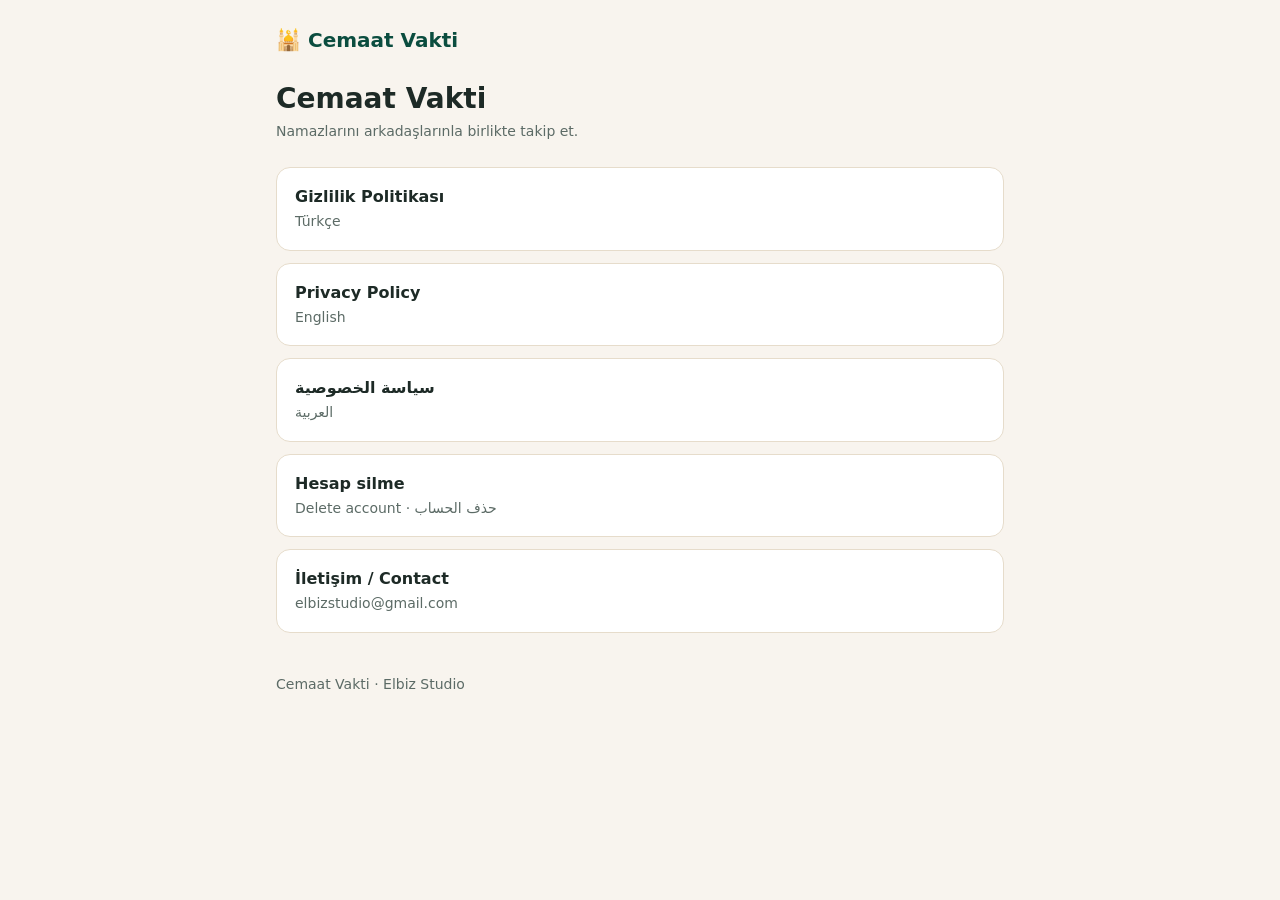
<file: index.html>
<!doctype html>
<html lang="tr">
<head>
<meta charset="utf-8">
<meta name="viewport" content="width=device-width, initial-scale=1">
<title>Cemaat Vakti</title>
<meta name="description" content="Cemaat Vakti: arkadaşlarınla birlikte namaz takibi.">
<link rel="stylesheet" href="style.css">
</head>
<body>
<main>
<header>
  <a class="brand" href="./">🕌 Cemaat Vakti</a>
  <nav class="lang"></nav>
</header>

<h1>Cemaat Vakti</h1>
<p class="updated">Namazlarını arkadaşlarınla birlikte takip et.</p>
<div class="links">
<a href="gizlilik.html">Gizlilik Politikası<span>Türkçe</span></a>
<a href="privacy.html">Privacy Policy<span>English</span></a>
<a href="privacy-ar.html"><bdi>سياسة الخصوصية</bdi><span>العربية</span></a>
<a href="hesap-silme.html">Hesap silme<span>Delete account · <bdi>حذف الحساب</bdi></span></a>
<a href="mailto:elbizstudio@gmail.com">İletişim / Contact<span>elbizstudio@gmail.com</span></a>
</div>
<footer>Cemaat Vakti · Elbiz Studio</footer>
</main>
</body>
</html>
</file>
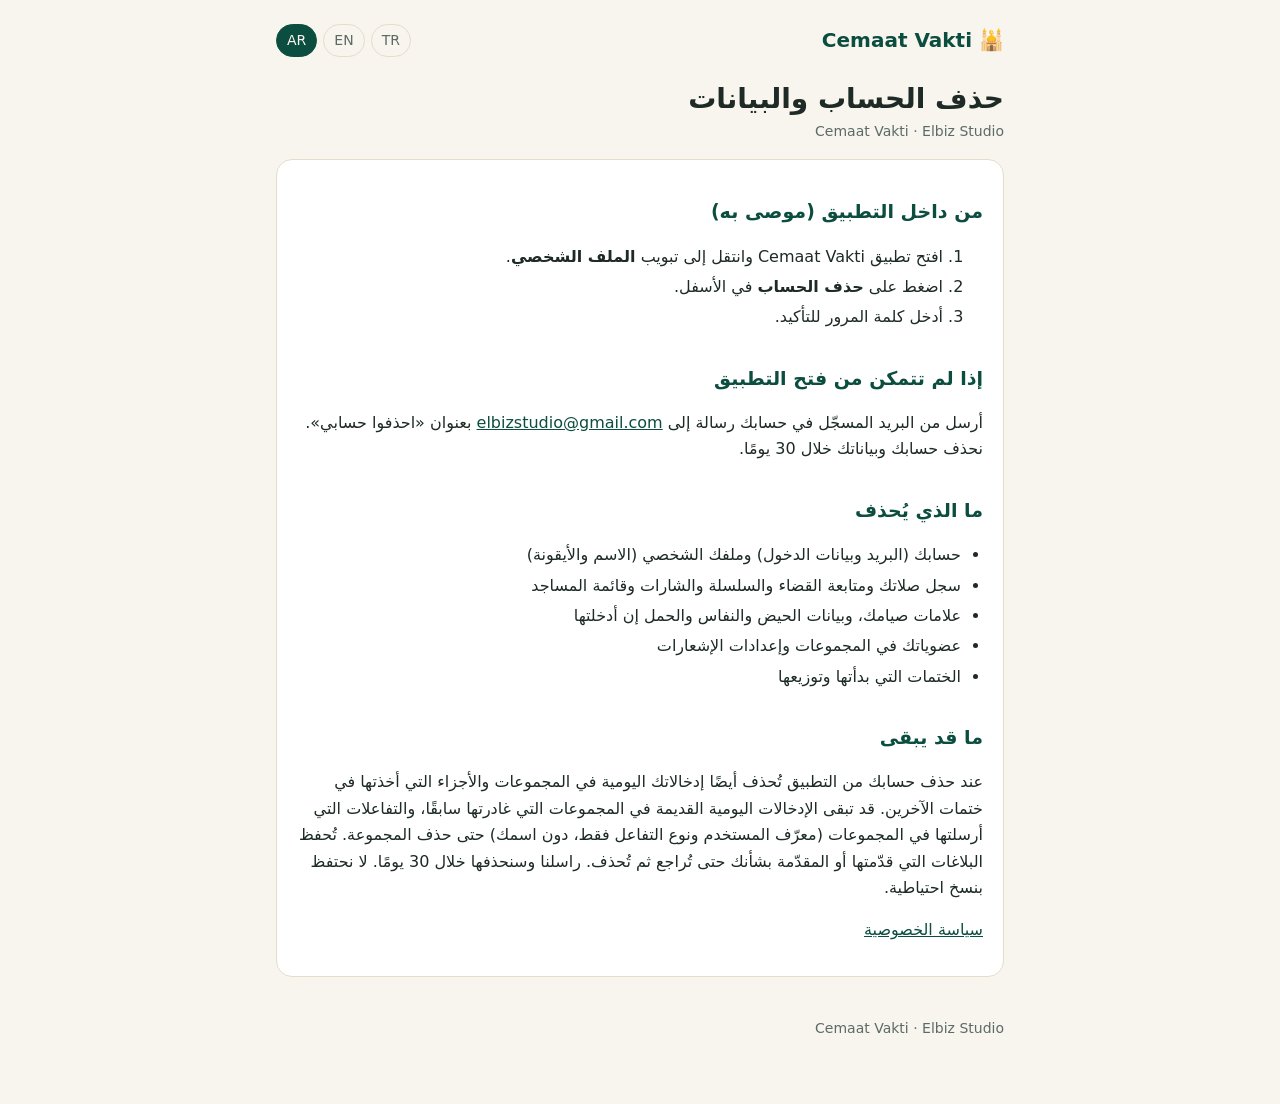
<file: delete-account-ar.html>
<!doctype html>
<html lang="ar" dir="rtl">
<head>
<meta charset="utf-8">
<meta name="viewport" content="width=device-width, initial-scale=1">
<title>حذف الحساب – Cemaat Vakti</title>
<meta name="description" content="طريقة حذف حسابك وبياناتك في Cemaat Vakti.">
<link rel="stylesheet" href="style.css">
</head>
<body dir="rtl">
<main>
<header>
  <a class="brand" href="./">🕌 Cemaat Vakti</a>
  <nav class="lang"><a href="hesap-silme.html">TR</a><a href="delete-account.html">EN</a><a href="delete-account-ar.html" aria-current="page">AR</a></nav>
</header>

<h1>حذف الحساب والبيانات</h1>
<p class="updated">Cemaat Vakti · Elbiz Studio</p>
<div class="card">
<h2>من داخل التطبيق (موصى به)</h2>
<ol>
<li>افتح تطبيق Cemaat Vakti وانتقل إلى تبويب <strong>الملف الشخصي</strong>.</li>
<li>اضغط على <strong>حذف الحساب</strong> في الأسفل.</li>
<li>أدخل كلمة المرور للتأكيد.</li>
</ol>
<h2>إذا لم تتمكن من فتح التطبيق</h2>
<p>أرسل من البريد المسجّل في حسابك رسالة إلى <a href="mailto:elbizstudio@gmail.com?subject=Account%20deletion%20request">elbizstudio@gmail.com</a> بعنوان «احذفوا حسابي». نحذف حسابك وبياناتك خلال 30 يومًا.</p>
<h2>ما الذي يُحذف</h2>
<ul>
<li>حسابك (البريد وبيانات الدخول) وملفك الشخصي (الاسم والأيقونة)</li>
<li>سجل صلاتك ومتابعة القضاء والسلسلة والشارات وقائمة المساجد</li>
<li>علامات صيامك، وبيانات الحيض والنفاس والحمل إن أدخلتها</li>
<li>عضوياتك في المجموعات وإعدادات الإشعارات</li>
<li>الختمات التي بدأتها وتوزيعها</li>
</ul>
<h2>ما قد يبقى</h2>
<p>عند حذف حسابك من التطبيق تُحذف أيضًا إدخالاتك اليومية في المجموعات والأجزاء التي أخذتها في ختمات الآخرين. قد تبقى الإدخالات اليومية القديمة في المجموعات التي غادرتها سابقًا، والتفاعلات التي أرسلتها في المجموعات (معرّف المستخدم ونوع التفاعل فقط، دون اسمك) حتى حذف المجموعة. تُحفظ البلاغات التي قدّمتها أو المقدّمة بشأنك حتى تُراجع ثم تُحذف. راسلنا وسنحذفها خلال 30 يومًا. لا نحتفظ بنسخ احتياطية.</p>
<p><a href="privacy-ar.html">سياسة الخصوصية</a></p>
</div>
<footer>Cemaat Vakti · Elbiz Studio</footer>
</main>
</body>
</html>
</file>
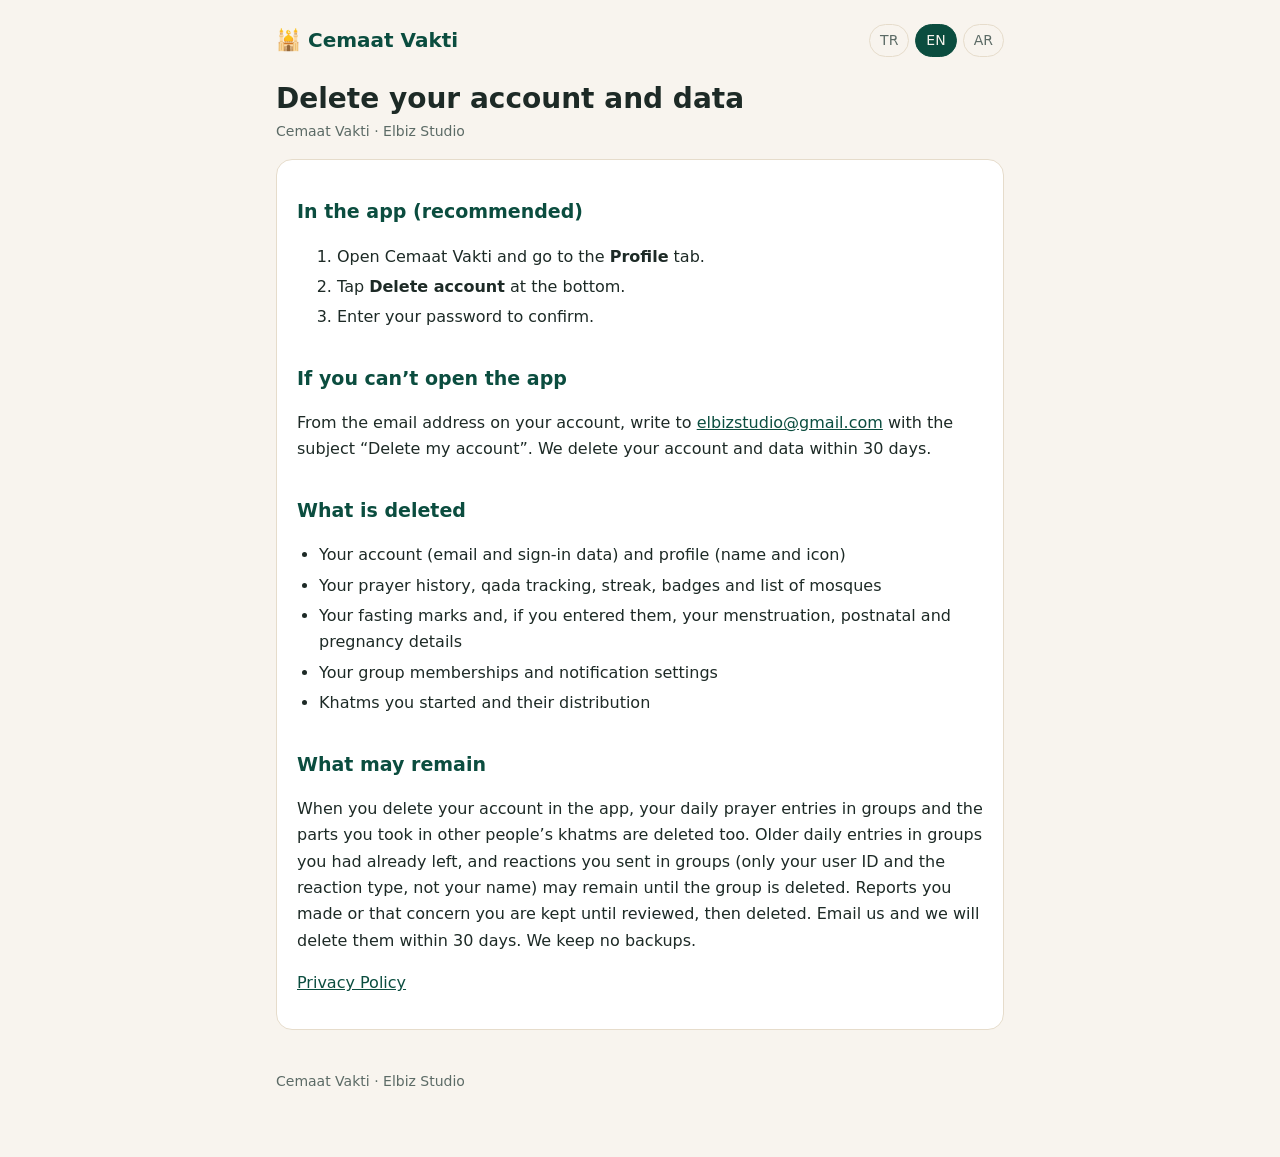
<file: delete-account.html>
<!doctype html>
<html lang="en">
<head>
<meta charset="utf-8">
<meta name="viewport" content="width=device-width, initial-scale=1">
<title>Cemaat Vakti Account Deletion</title>
<meta name="description" content="How to delete your Cemaat Vakti account and data.">
<link rel="stylesheet" href="style.css">
</head>
<body>
<main>
<header>
  <a class="brand" href="./">🕌 Cemaat Vakti</a>
  <nav class="lang"><a href="hesap-silme.html">TR</a><a href="delete-account.html" aria-current="page">EN</a><a href="delete-account-ar.html">AR</a></nav>
</header>

<h1>Delete your account and data</h1>
<p class="updated">Cemaat Vakti · Elbiz Studio</p>
<div class="card">
<h2>In the app (recommended)</h2>
<ol>
<li>Open Cemaat Vakti and go to the <strong>Profile</strong> tab.</li>
<li>Tap <strong>Delete account</strong> at the bottom.</li>
<li>Enter your password to confirm.</li>
</ol>
<h2>If you can’t open the app</h2>
<p>From the email address on your account, write to <a href="mailto:elbizstudio@gmail.com?subject=Account%20deletion%20request">elbizstudio@gmail.com</a> with the subject “Delete my account”. We delete your account and data within 30 days.</p>
<h2>What is deleted</h2>
<ul>
<li>Your account (email and sign-in data) and profile (name and icon)</li>
<li>Your prayer history, qada tracking, streak, badges and list of mosques</li>
<li>Your fasting marks and, if you entered them, your menstruation, postnatal and pregnancy details</li>
<li>Your group memberships and notification settings</li>
<li>Khatms you started and their distribution</li>
</ul>
<h2>What may remain</h2>
<p>When you delete your account in the app, your daily prayer entries in groups and the parts you took in other people’s khatms are deleted too. Older daily entries in groups you had already left, and reactions you sent in groups (only your user ID and the reaction type, not your name) may remain until the group is deleted. Reports you made or that concern you are kept until reviewed, then deleted. Email us and we will delete them within 30 days. We keep no backups.</p>
<p><a href="privacy.html">Privacy Policy</a></p>
</div>
<footer>Cemaat Vakti · Elbiz Studio</footer>
</main>
</body>
</html>
</file>
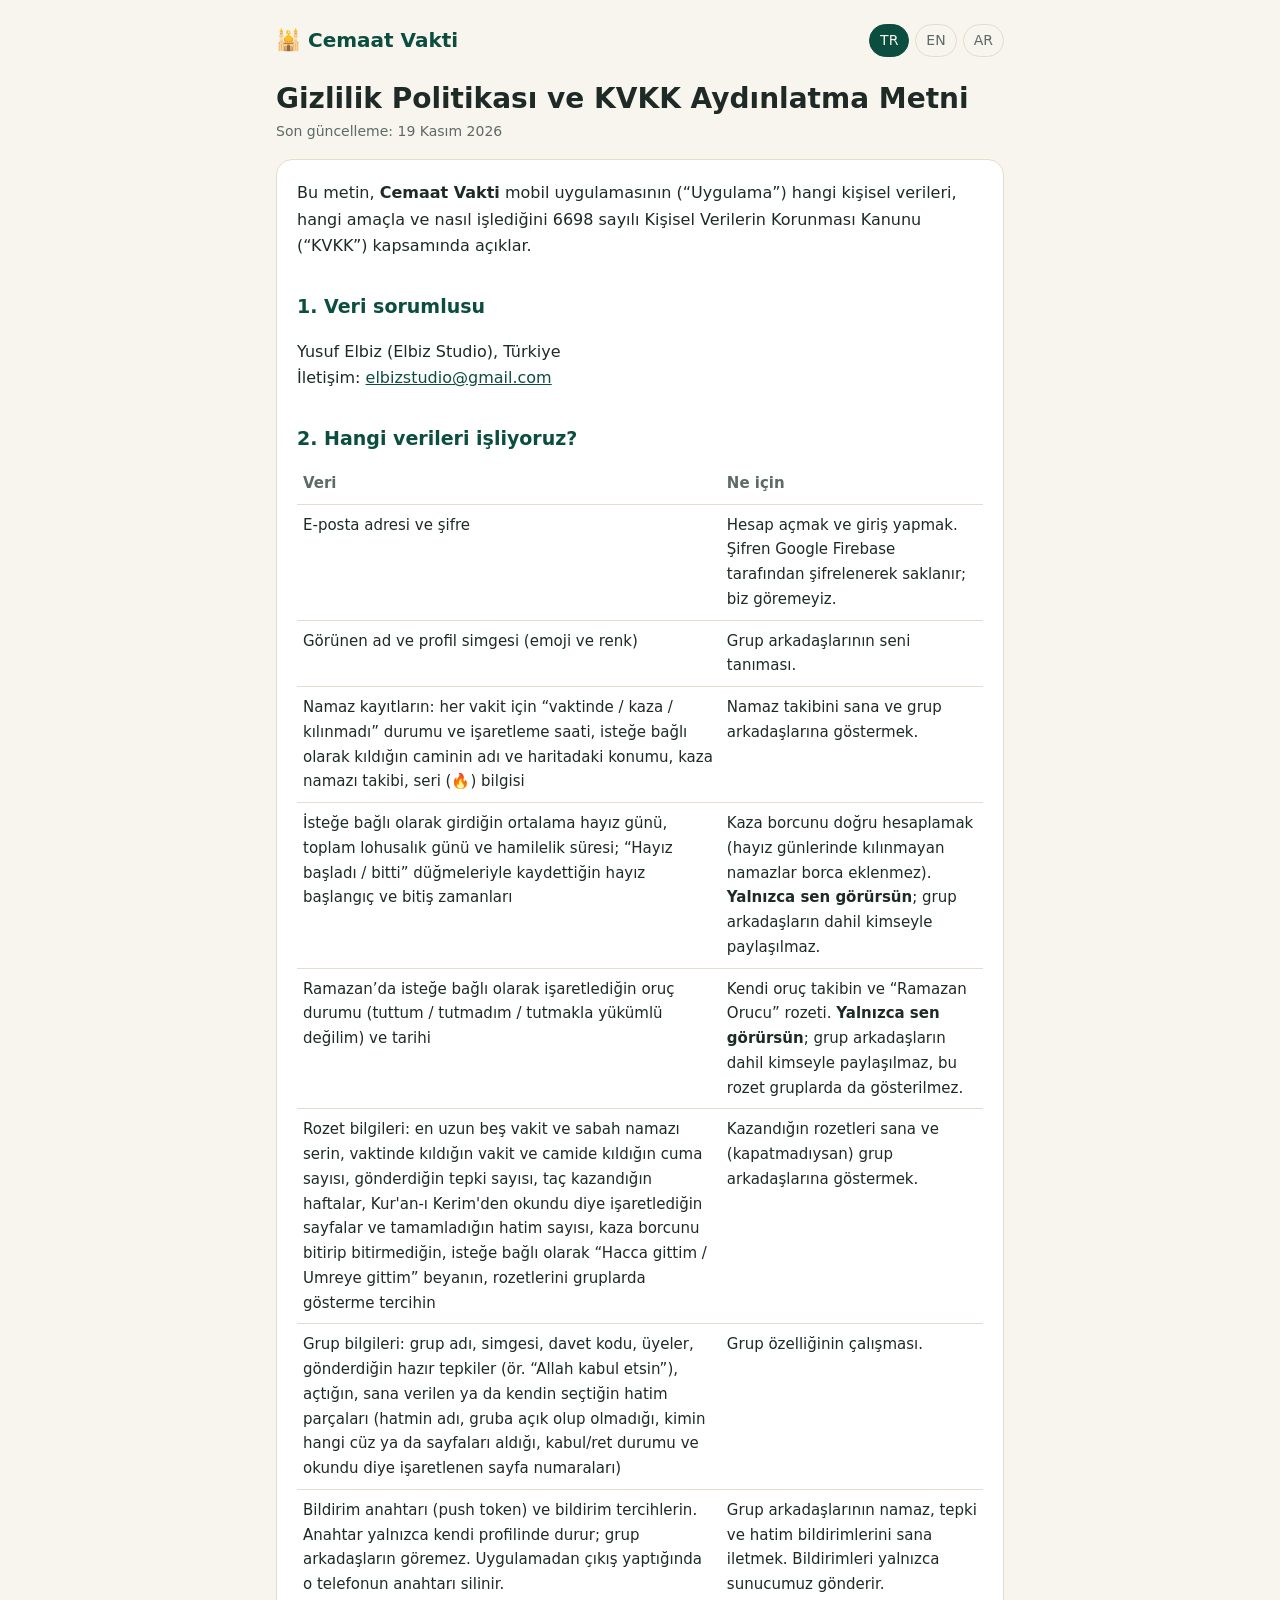
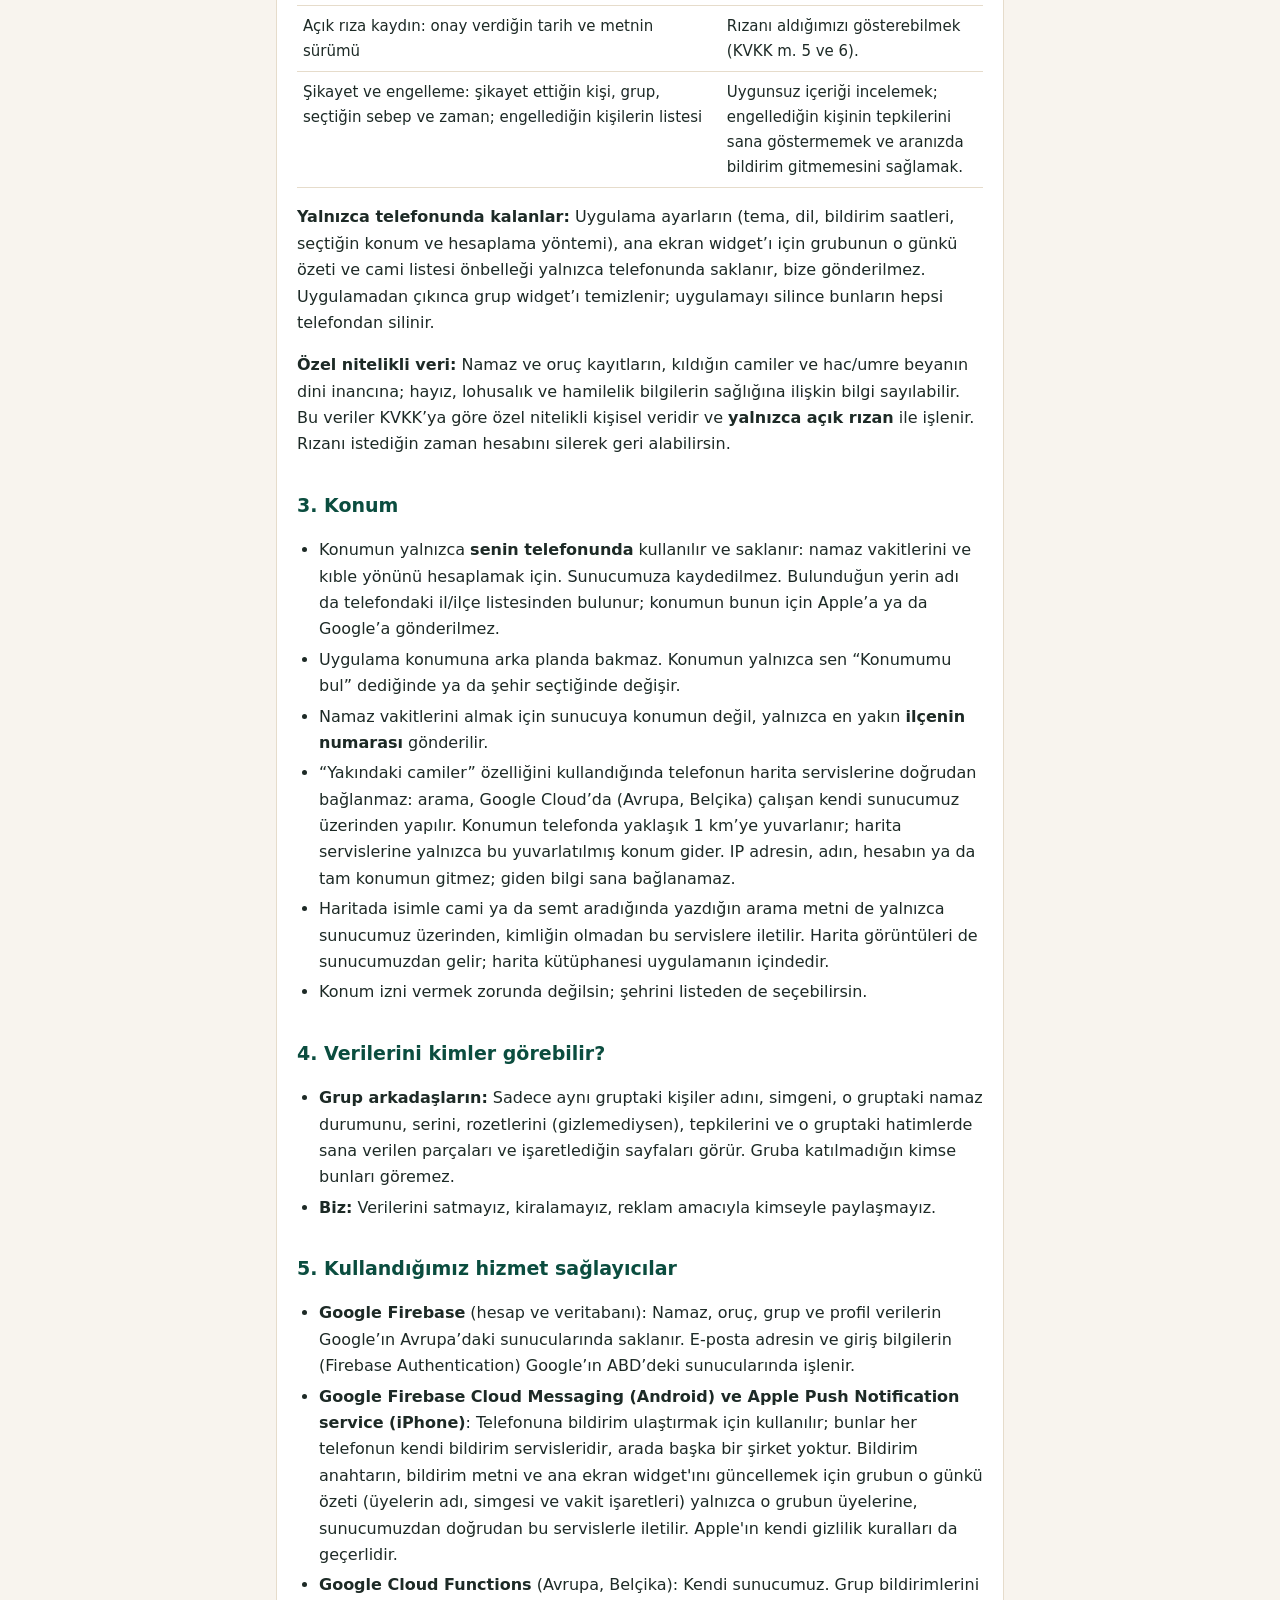
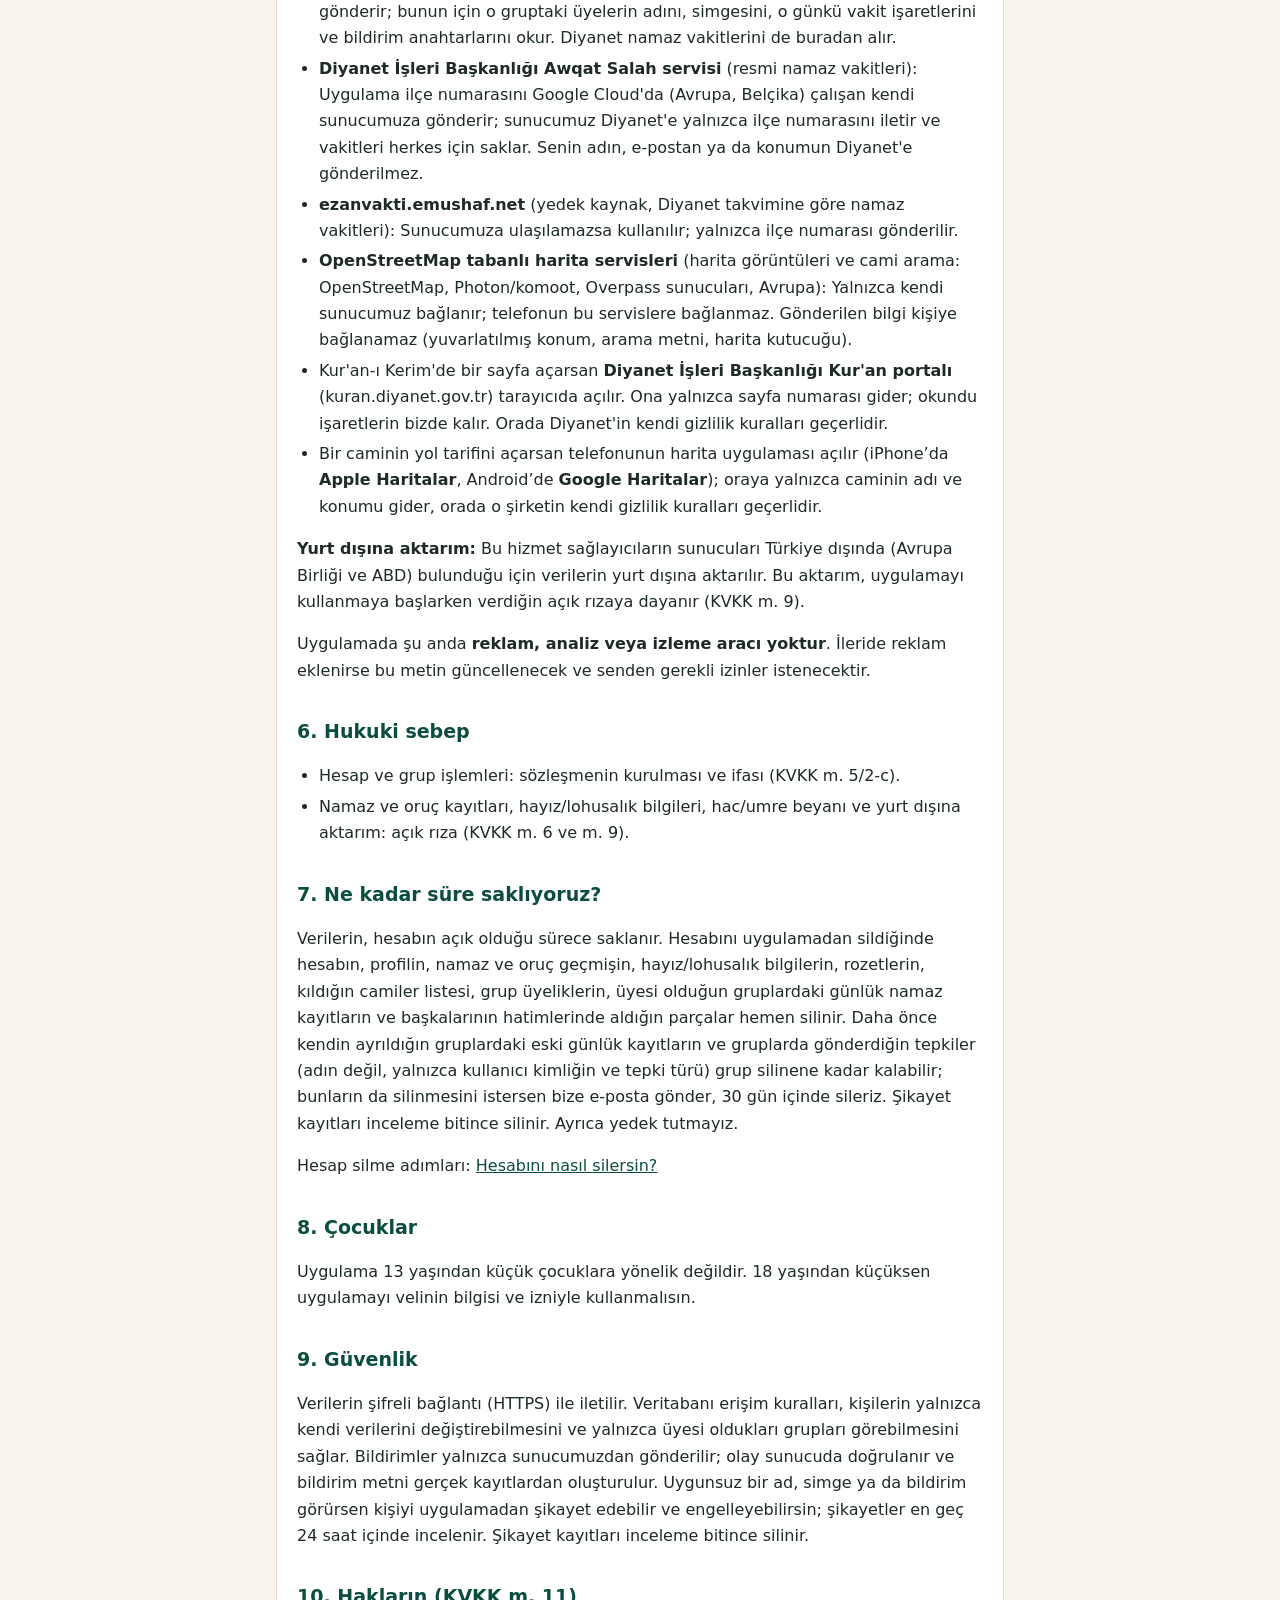
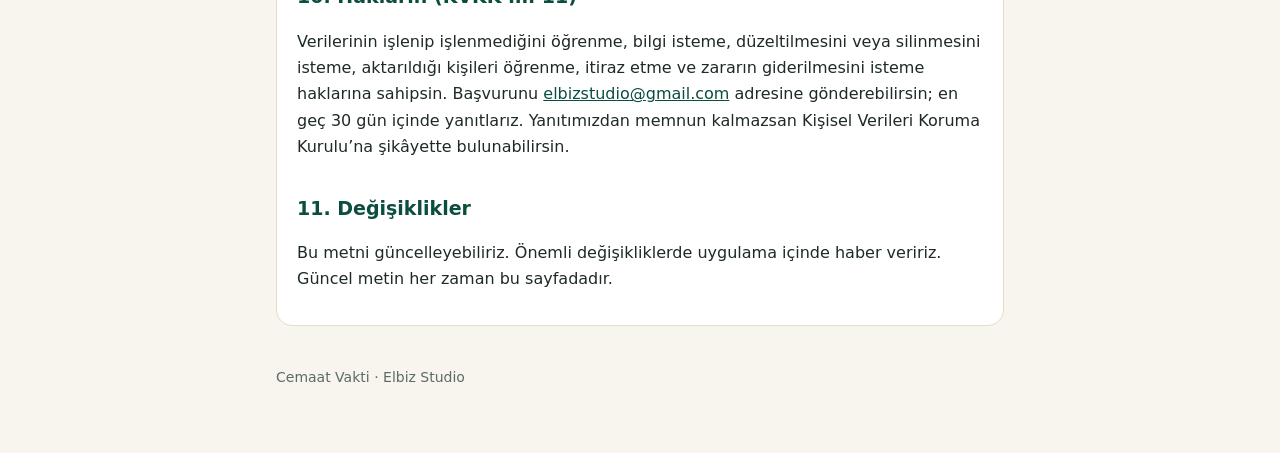
<file: gizlilik.html>
<!doctype html>
<html lang="tr">
<head>
<meta charset="utf-8">
<meta name="viewport" content="width=device-width, initial-scale=1">
<title>Cemaat Vakti Gizlilik Politikası</title>
<meta name="description" content="Cemaat Vakti uygulamasının gizlilik politikası ve KVKK aydınlatma metni.">
<link rel="stylesheet" href="style.css">
</head>
<body>
<main>
<header>
  <a class="brand" href="./">🕌 Cemaat Vakti</a>
  <nav class="lang"><a href="gizlilik.html" aria-current="page">TR</a><a href="privacy.html">EN</a><a href="privacy-ar.html">AR</a></nav>
</header>

<h1>Gizlilik Politikası ve KVKK Aydınlatma Metni</h1>
<p class="updated">Son güncelleme: 19 Kasım 2026</p>

<div class="card">
<p>Bu metin, <strong>Cemaat Vakti</strong> mobil uygulamasının (“Uygulama”) hangi kişisel verileri, hangi amaçla ve nasıl işlediğini 6698 sayılı Kişisel Verilerin Korunması Kanunu (“KVKK”) kapsamında açıklar.</p>

<h2>1. Veri sorumlusu</h2>
<p>Yusuf Elbiz (Elbiz Studio), Türkiye<br>
İletişim: <a href="mailto:elbizstudio@gmail.com">elbizstudio@gmail.com</a></p>

<h2>2. Hangi verileri işliyoruz?</h2>
<div class="tablewrap"><table>
<tr><th>Veri</th><th>Ne için</th></tr>
<tr><td>E-posta adresi ve şifre</td><td>Hesap açmak ve giriş yapmak. Şifren Google Firebase tarafından şifrelenerek saklanır; biz göremeyiz.</td></tr>
<tr><td>Görünen ad ve profil simgesi (emoji ve renk)</td><td>Grup arkadaşlarının seni tanıması.</td></tr>
<tr><td>Namaz kayıtların: her vakit için “vaktinde / kaza / kılınmadı” durumu ve işaretleme saati, isteğe bağlı olarak kıldığın caminin adı ve haritadaki konumu, kaza namazı takibi, seri (🔥) bilgisi</td><td>Namaz takibini sana ve grup arkadaşlarına göstermek.</td></tr>
<tr><td>İsteğe bağlı olarak girdiğin ortalama hayız günü, toplam lohusalık günü ve hamilelik süresi; “Hayız başladı / bitti” düğmeleriyle kaydettiğin hayız başlangıç ve bitiş zamanları</td><td>Kaza borcunu doğru hesaplamak (hayız günlerinde kılınmayan namazlar borca eklenmez). <strong>Yalnızca sen görürsün</strong>; grup arkadaşların dahil kimseyle paylaşılmaz.</td></tr>
<tr><td>Ramazan’da isteğe bağlı olarak işaretlediğin oruç durumu (tuttum / tutmadım / tutmakla yükümlü değilim) ve tarihi</td><td>Kendi oruç takibin ve “Ramazan Orucu” rozeti. <strong>Yalnızca sen görürsün</strong>; grup arkadaşların dahil kimseyle paylaşılmaz, bu rozet gruplarda da gösterilmez.</td></tr>
<tr><td>Rozet bilgileri: en uzun beş vakit ve sabah namazı serin, vaktinde kıldığın vakit ve camide kıldığın cuma sayısı, gönderdiğin tepki sayısı, taç kazandığın haftalar, Kur'an-ı Kerim'den okundu diye işaretlediğin sayfalar ve tamamladığın hatim sayısı, kaza borcunu bitirip bitirmediğin, isteğe bağlı olarak “Hacca gittim / Umreye gittim” beyanın, rozetlerini gruplarda gösterme tercihin</td><td>Kazandığın rozetleri sana ve (kapatmadıysan) grup arkadaşlarına göstermek.</td></tr>
<tr><td>Grup bilgileri: grup adı, simgesi, davet kodu, üyeler, gönderdiğin hazır tepkiler (ör. “Allah kabul etsin”), açtığın, sana verilen ya da kendin seçtiğin hatim parçaları (hatmin adı, gruba açık olup olmadığı, kimin hangi cüz ya da sayfaları aldığı, kabul/ret durumu ve okundu diye işaretlenen sayfa numaraları)</td><td>Grup özelliğinin çalışması.</td></tr>
<tr><td>Bildirim anahtarı (push token) ve bildirim tercihlerin. Anahtar yalnızca kendi profilinde durur; grup arkadaşların göremez. Uygulamadan çıkış yaptığında o telefonun anahtarı silinir.</td><td>Grup arkadaşlarının namaz, tepki ve hatim bildirimlerini sana iletmek. Bildirimleri yalnızca sunucumuz gönderir.</td></tr>
<tr><td>Açık rıza kaydın: onay verdiğin tarih ve metnin sürümü</td><td>Rızanı aldığımızı gösterebilmek (KVKK m. 5 ve 6).</td></tr>
<tr><td>Şikayet ve engelleme: şikayet ettiğin kişi, grup, seçtiğin sebep ve zaman; engellediğin kişilerin listesi</td><td>Uygunsuz içeriği incelemek; engellediğin kişinin tepkilerini sana göstermemek ve aranızda bildirim gitmemesini sağlamak.</td></tr>
</table></div>
<p><strong>Yalnızca telefonunda kalanlar:</strong> Uygulama ayarların (tema, dil, bildirim saatleri, seçtiğin konum ve hesaplama yöntemi), ana ekran widget’ı için grubunun o günkü özeti ve cami listesi önbelleği yalnızca telefonunda saklanır, bize gönderilmez. Uygulamadan çıkınca grup widget’ı temizlenir; uygulamayı silince bunların hepsi telefondan silinir.</p>
<p><strong>Özel nitelikli veri:</strong> Namaz ve oruç kayıtların, kıldığın camiler ve hac/umre beyanın dini inancına; hayız, lohusalık ve hamilelik bilgilerin sağlığına ilişkin bilgi sayılabilir. Bu veriler KVKK’ya göre özel nitelikli kişisel veridir ve <strong>yalnızca açık rızan</strong> ile işlenir. Rızanı istediğin zaman hesabını silerek geri alabilirsin.</p>

<h2>3. Konum</h2>
<ul>
<li>Konumun yalnızca <strong>senin telefonunda</strong> kullanılır ve saklanır: namaz vakitlerini ve kıble yönünü hesaplamak için. Sunucumuza kaydedilmez. Bulunduğun yerin adı da telefondaki il/ilçe listesinden bulunur; konumun bunun için Apple’a ya da Google’a gönderilmez.</li>
<li>Uygulama konumuna arka planda bakmaz. Konumun yalnızca sen “Konumumu bul” dediğinde ya da şehir seçtiğinde değişir.</li>
<li>Namaz vakitlerini almak için sunucuya konumun değil, yalnızca en yakın <strong>ilçenin numarası</strong> gönderilir.</li>
<li>“Yakındaki camiler” özelliğini kullandığında telefonun harita servislerine doğrudan bağlanmaz: arama, Google Cloud’da (Avrupa, Belçika) çalışan kendi sunucumuz üzerinden yapılır. Konumun telefonda yaklaşık 1 km’ye yuvarlanır; harita servislerine yalnızca bu yuvarlatılmış konum gider. IP adresin, adın, hesabın ya da tam konumun gitmez; giden bilgi sana bağlanamaz.</li>
<li>Haritada isimle cami ya da semt aradığında yazdığın arama metni de yalnızca sunucumuz üzerinden, kimliğin olmadan bu servislere iletilir. Harita görüntüleri de sunucumuzdan gelir; harita kütüphanesi uygulamanın içindedir.</li>
<li>Konum izni vermek zorunda değilsin; şehrini listeden de seçebilirsin.</li>
</ul>

<h2>4. Verilerini kimler görebilir?</h2>
<ul>
<li><strong>Grup arkadaşların:</strong> Sadece aynı gruptaki kişiler adını, simgeni, o gruptaki namaz durumunu, serini, rozetlerini (gizlemediysen), tepkilerini ve o gruptaki hatimlerde sana verilen parçaları ve işaretlediğin sayfaları görür. Gruba katılmadığın kimse bunları göremez.</li>
<li><strong>Biz:</strong> Verilerini satmayız, kiralamayız, reklam amacıyla kimseyle paylaşmayız.</li>
</ul>

<h2>5. Kullandığımız hizmet sağlayıcılar</h2>
<ul>
<li><strong>Google Firebase</strong> (hesap ve veritabanı): Namaz, oruç, grup ve profil verilerin Google’ın Avrupa’daki sunucularında saklanır. E-posta adresin ve giriş bilgilerin (Firebase Authentication) Google’ın ABD’deki sunucularında işlenir.</li>
<li><strong>Google Firebase Cloud Messaging (Android) ve Apple Push Notification service (iPhone)</strong>: Telefonuna bildirim ulaştırmak için kullanılır; bunlar her telefonun kendi bildirim servisleridir, arada başka bir şirket yoktur. Bildirim anahtarın, bildirim metni ve ana ekran widget'ını güncellemek için grubun o günkü özeti (üyelerin adı, simgesi ve vakit işaretleri) yalnızca o grubun üyelerine, sunucumuzdan doğrudan bu servislerle iletilir. Apple'ın kendi gizlilik kuralları da geçerlidir.</li>
<li><strong>Google Cloud Functions</strong> (Avrupa, Belçika): Kendi sunucumuz. Grup bildirimlerini gönderir; bunun için o gruptaki üyelerin adını, simgesini, o günkü vakit işaretlerini ve bildirim anahtarlarını okur. Diyanet namaz vakitlerini de buradan alır.</li>
<li><strong>Diyanet İşleri Başkanlığı Awqat Salah servisi</strong> (resmi namaz vakitleri): Uygulama ilçe numarasını Google Cloud'da (Avrupa, Belçika) çalışan kendi sunucumuza gönderir; sunucumuz Diyanet'e yalnızca ilçe numarasını iletir ve vakitleri herkes için saklar. Senin adın, e-postan ya da konumun Diyanet'e gönderilmez.</li>
<li><strong>ezanvakti.emushaf.net</strong> (yedek kaynak, Diyanet takvimine göre namaz vakitleri): Sunucumuza ulaşılamazsa kullanılır; yalnızca ilçe numarası gönderilir.</li>
<li><strong>OpenStreetMap tabanlı harita servisleri</strong> (harita görüntüleri ve cami arama: OpenStreetMap, Photon/komoot, Overpass sunucuları, Avrupa): Yalnızca kendi sunucumuz bağlanır; telefonun bu servislere bağlanmaz. Gönderilen bilgi kişiye bağlanamaz (yuvarlatılmış konum, arama metni, harita kutucuğu).</li>
<li>Kur'an-ı Kerim'de bir sayfa açarsan <strong>Diyanet İşleri Başkanlığı Kur'an portalı</strong> (kuran.diyanet.gov.tr) tarayıcıda açılır. Ona yalnızca sayfa numarası gider; okundu işaretlerin bizde kalır. Orada Diyanet'in kendi gizlilik kuralları geçerlidir.</li>
<li>Bir caminin yol tarifini açarsan telefonunun harita uygulaması açılır (iPhone’da <strong>Apple Haritalar</strong>, Android’de <strong>Google Haritalar</strong>); oraya yalnızca caminin adı ve konumu gider, orada o şirketin kendi gizlilik kuralları geçerlidir.</li>
</ul>
<p><strong>Yurt dışına aktarım:</strong> Bu hizmet sağlayıcıların sunucuları Türkiye dışında (Avrupa Birliği ve ABD) bulunduğu için verilerin yurt dışına aktarılır. Bu aktarım, uygulamayı kullanmaya başlarken verdiğin açık rızaya dayanır (KVKK m. 9).</p>
<p>Uygulamada şu anda <strong>reklam, analiz veya izleme aracı yoktur</strong>. İleride reklam eklenirse bu metin güncellenecek ve senden gerekli izinler istenecektir.</p>

<h2>6. Hukuki sebep</h2>
<ul>
<li>Hesap ve grup işlemleri: sözleşmenin kurulması ve ifası (KVKK m. 5/2-c).</li>
<li>Namaz ve oruç kayıtları, hayız/lohusalık bilgileri, hac/umre beyanı ve yurt dışına aktarım: açık rıza (KVKK m. 6 ve m. 9).</li>
</ul>

<h2>7. Ne kadar süre saklıyoruz?</h2>
<p>Verilerin, hesabın açık olduğu sürece saklanır. Hesabını uygulamadan sildiğinde hesabın, profilin, namaz ve oruç geçmişin, hayız/lohusalık bilgilerin, rozetlerin, kıldığın camiler listesi, grup üyeliklerin, üyesi olduğun gruplardaki günlük namaz kayıtların ve başkalarının hatimlerinde aldığın parçalar hemen silinir. Daha önce kendin ayrıldığın gruplardaki eski günlük kayıtların ve gruplarda gönderdiğin tepkiler (adın değil, yalnızca kullanıcı kimliğin ve tepki türü) grup silinene kadar kalabilir; bunların da silinmesini istersen bize e-posta gönder, 30 gün içinde sileriz. Şikayet kayıtları inceleme bitince silinir. Ayrıca yedek tutmayız.</p>
<p>Hesap silme adımları: <a href="hesap-silme.html">Hesabını nasıl silersin?</a></p>

<h2>8. Çocuklar</h2>
<p>Uygulama 13 yaşından küçük çocuklara yönelik değildir. 18 yaşından küçüksen uygulamayı velinin bilgisi ve izniyle kullanmalısın.</p>

<h2>9. Güvenlik</h2>
<p>Verilerin şifreli bağlantı (HTTPS) ile iletilir. Veritabanı erişim kuralları, kişilerin yalnızca kendi verilerini değiştirebilmesini ve yalnızca üyesi oldukları grupları görebilmesini sağlar. Bildirimler yalnızca sunucumuzdan gönderilir; olay sunucuda doğrulanır ve bildirim metni gerçek kayıtlardan oluşturulur. Uygunsuz bir ad, simge ya da bildirim görürsen kişiyi uygulamadan şikayet edebilir ve engelleyebilirsin; şikayetler en geç 24 saat içinde incelenir. Şikayet kayıtları inceleme bitince silinir.</p>

<h2>10. Hakların (KVKK m. 11)</h2>
<p>Verilerinin işlenip işlenmediğini öğrenme, bilgi isteme, düzeltilmesini veya silinmesini isteme, aktarıldığı kişileri öğrenme, itiraz etme ve zararın giderilmesini isteme haklarına sahipsin. Başvurunu <a href="mailto:elbizstudio@gmail.com">elbizstudio@gmail.com</a> adresine gönderebilirsin; en geç 30 gün içinde yanıtlarız. Yanıtımızdan memnun kalmazsan Kişisel Verileri Koruma Kurulu’na şikâyette bulunabilirsin.</p>

<h2>11. Değişiklikler</h2>
<p>Bu metni güncelleyebiliriz. Önemli değişikliklerde uygulama içinde haber veririz. Güncel metin her zaman bu sayfadadır.</p>
</div>

<footer>Cemaat Vakti · Elbiz Studio</footer>
</main>
</body>
</html>
</file>
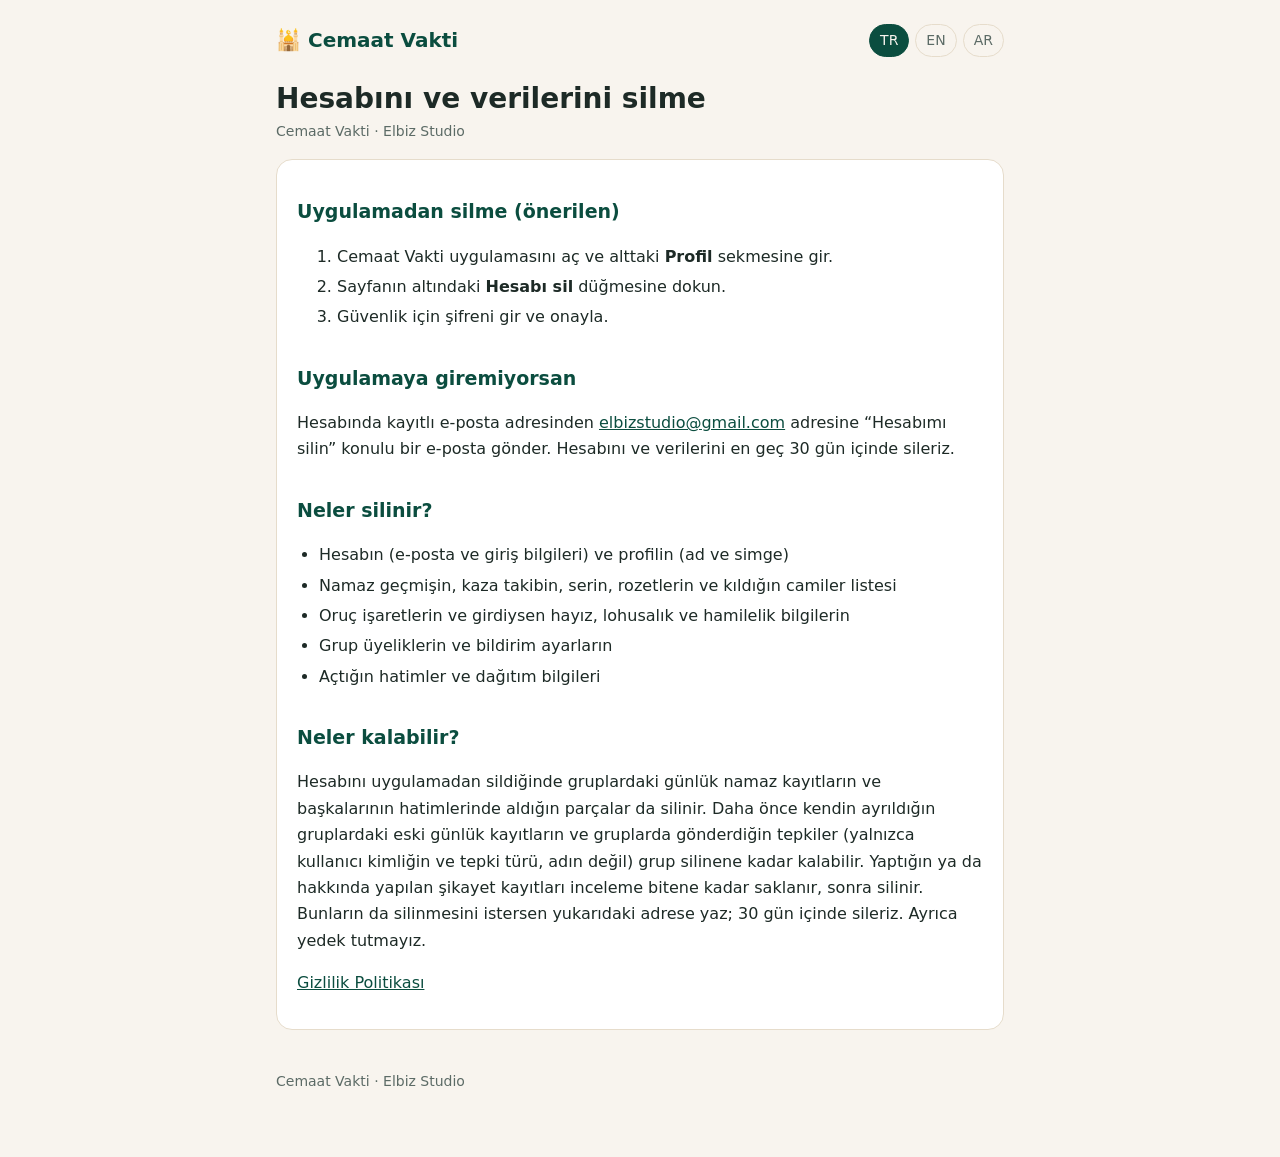
<file: hesap-silme.html>
<!doctype html>
<html lang="tr">
<head>
<meta charset="utf-8">
<meta name="viewport" content="width=device-width, initial-scale=1">
<title>Cemaat Vakti Hesap Silme</title>
<meta name="description" content="Cemaat Vakti hesabını ve verilerini nasıl silersin.">
<link rel="stylesheet" href="style.css">
</head>
<body>
<main>
<header>
  <a class="brand" href="./">🕌 Cemaat Vakti</a>
  <nav class="lang"><a href="hesap-silme.html" aria-current="page">TR</a><a href="delete-account.html">EN</a><a href="delete-account-ar.html">AR</a></nav>
</header>

<h1>Hesabını ve verilerini silme</h1>
<p class="updated">Cemaat Vakti · Elbiz Studio</p>
<div class="card">
<h2>Uygulamadan silme (önerilen)</h2>
<ol>
<li>Cemaat Vakti uygulamasını aç ve alttaki <strong>Profil</strong> sekmesine gir.</li>
<li>Sayfanın altındaki <strong>Hesabı sil</strong> düğmesine dokun.</li>
<li>Güvenlik için şifreni gir ve onayla.</li>
</ol>
<h2>Uygulamaya giremiyorsan</h2>
<p>Hesabında kayıtlı e-posta adresinden <a href="mailto:elbizstudio@gmail.com?subject=Hesap%20silme%20talebi">elbizstudio@gmail.com</a> adresine “Hesabımı silin” konulu bir e-posta gönder. Hesabını ve verilerini en geç 30 gün içinde sileriz.</p>
<h2>Neler silinir?</h2>
<ul>
<li>Hesabın (e-posta ve giriş bilgileri) ve profilin (ad ve simge)</li>
<li>Namaz geçmişin, kaza takibin, serin, rozetlerin ve kıldığın camiler listesi</li>
<li>Oruç işaretlerin ve girdiysen hayız, lohusalık ve hamilelik bilgilerin</li>
<li>Grup üyeliklerin ve bildirim ayarların</li>
<li>Açtığın hatimler ve dağıtım bilgileri</li>
</ul>
<h2>Neler kalabilir?</h2>
<p>Hesabını uygulamadan sildiğinde gruplardaki günlük namaz kayıtların ve başkalarının hatimlerinde aldığın parçalar da silinir. Daha önce kendin ayrıldığın gruplardaki eski günlük kayıtların ve gruplarda gönderdiğin tepkiler (yalnızca kullanıcı kimliğin ve tepki türü, adın değil) grup silinene kadar kalabilir. Yaptığın ya da hakkında yapılan şikayet kayıtları inceleme bitene kadar saklanır, sonra silinir. Bunların da silinmesini istersen yukarıdaki adrese yaz; 30 gün içinde sileriz. Ayrıca yedek tutmayız.</p>
<p><a href="gizlilik.html">Gizlilik Politikası</a></p>
</div>
<footer>Cemaat Vakti · Elbiz Studio</footer>
</main>
</body>
</html>
</file>
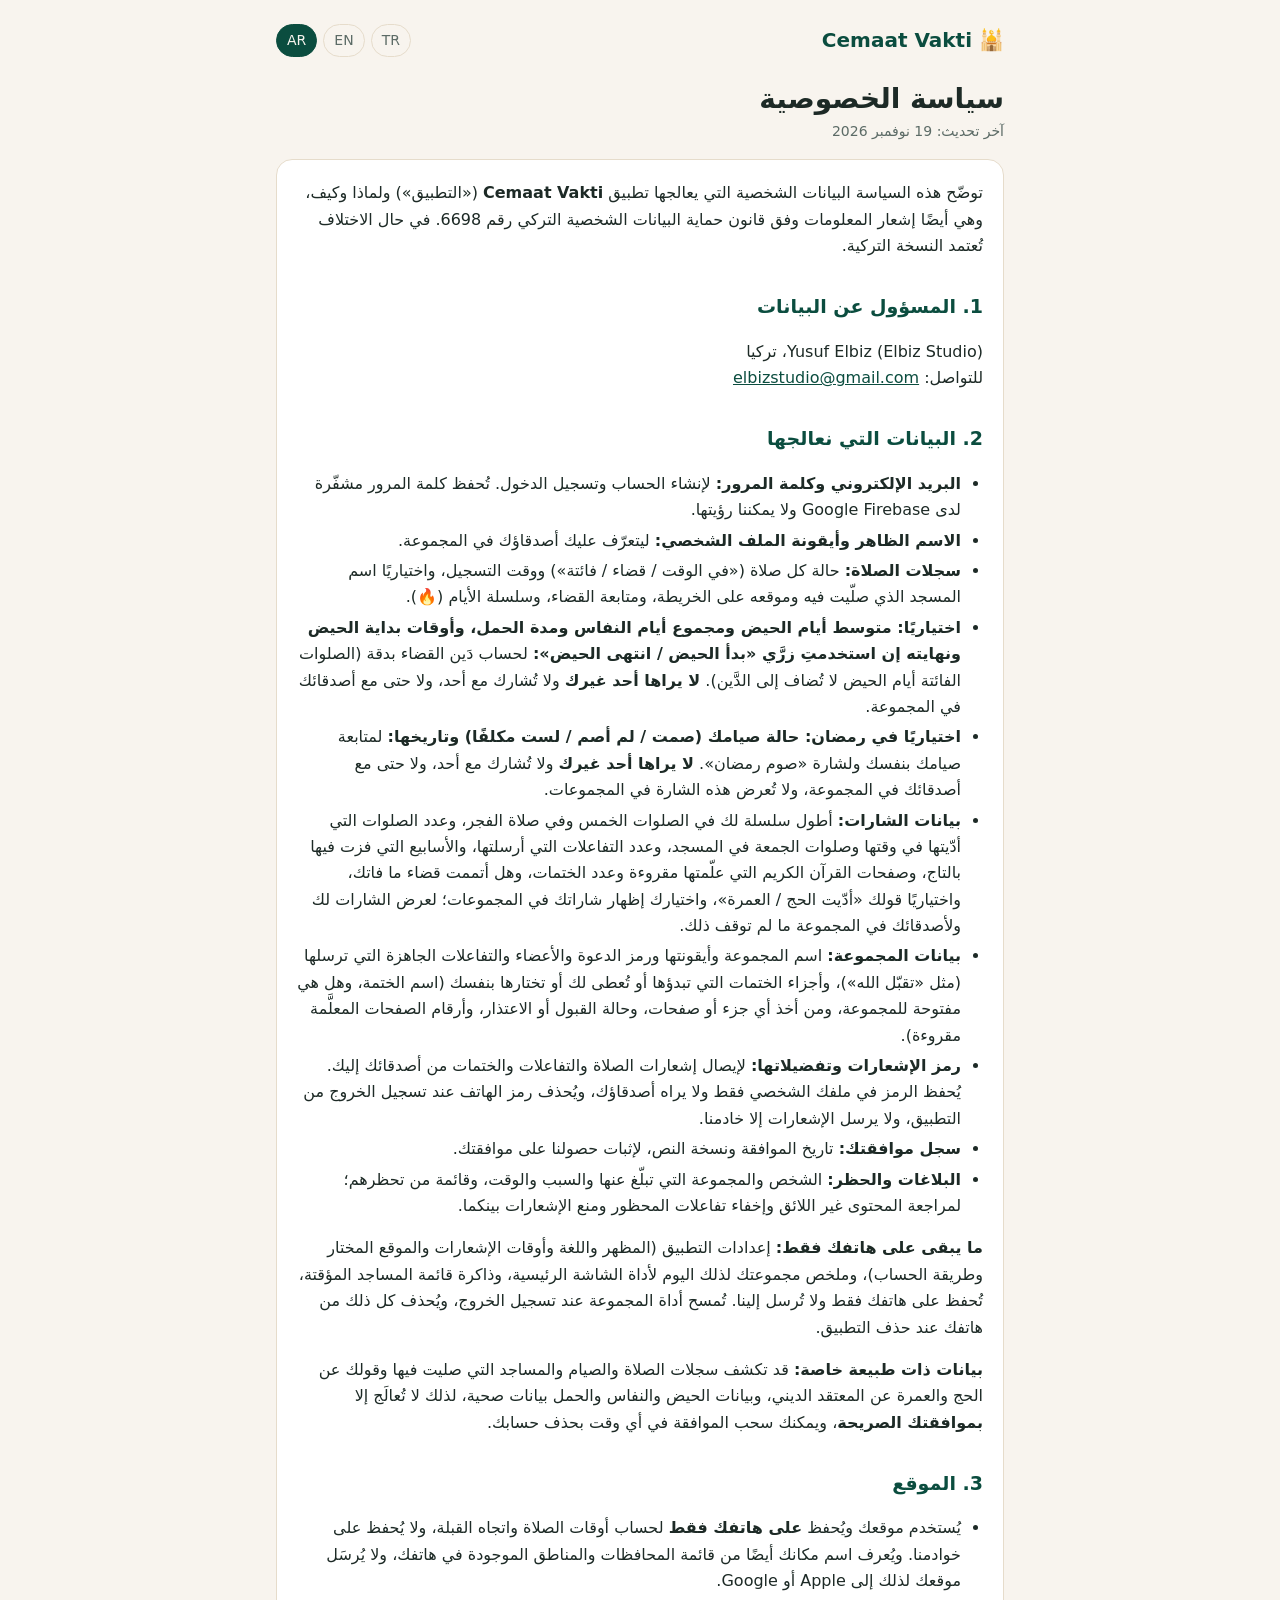
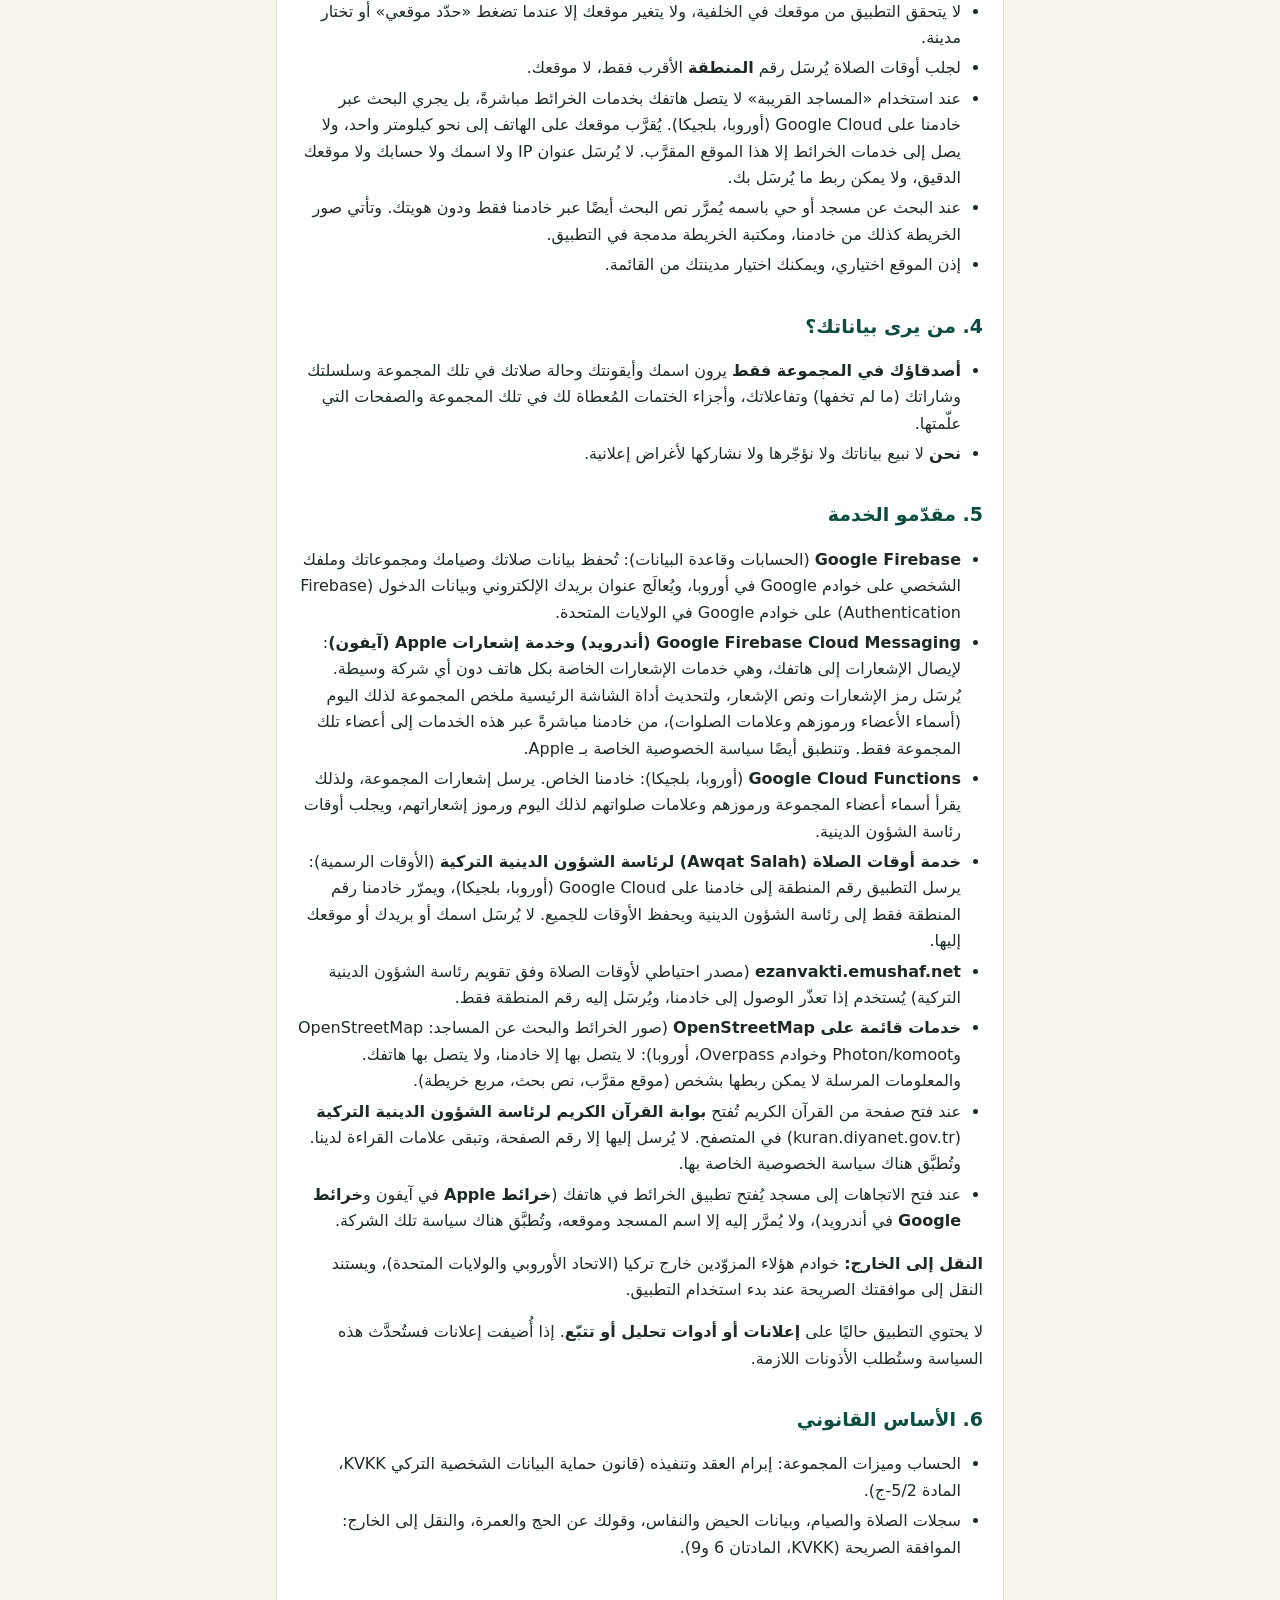
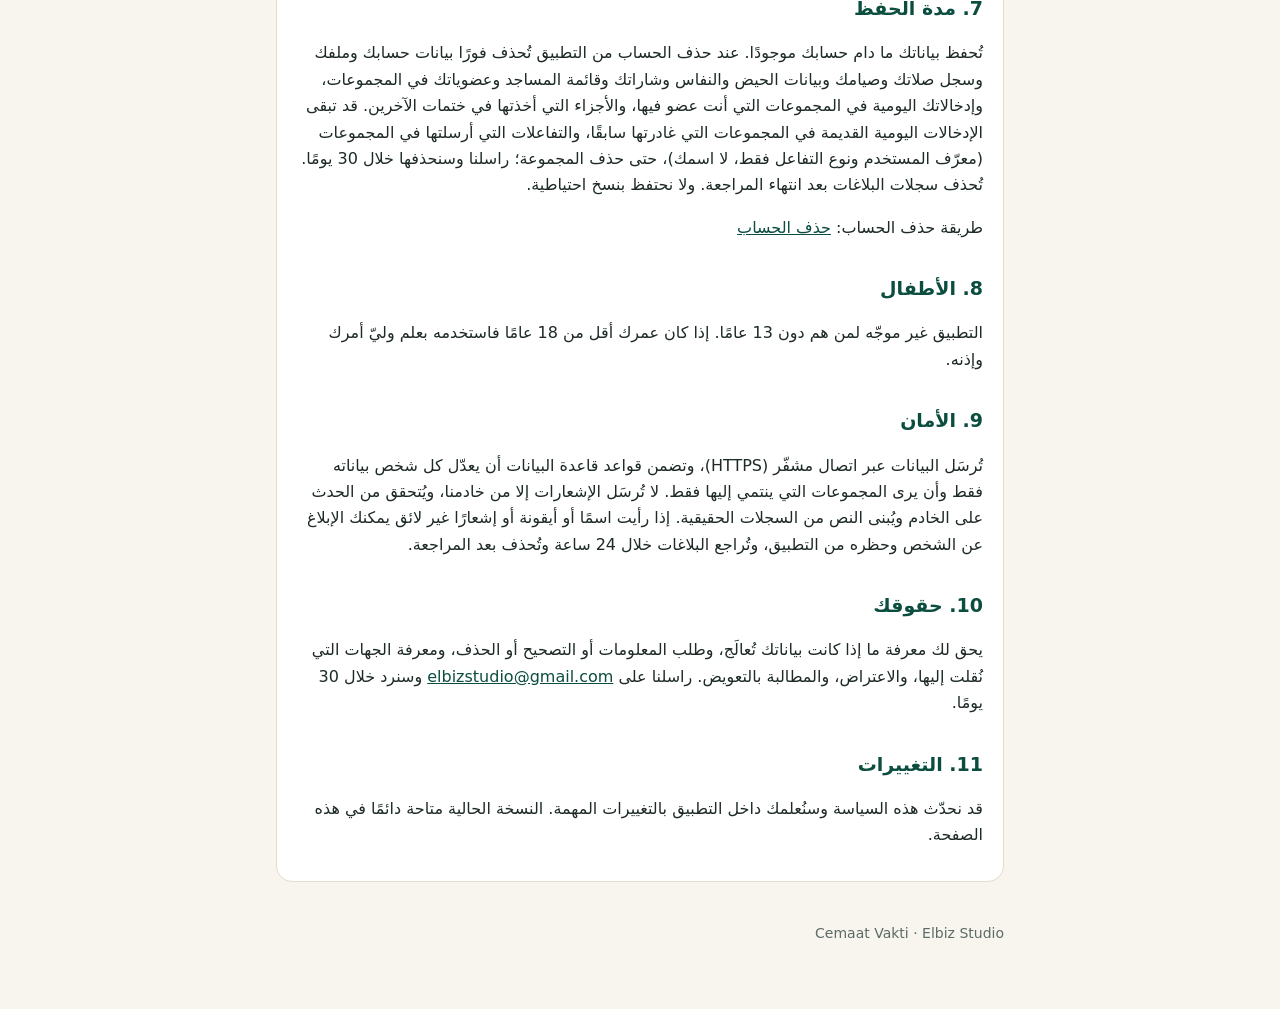
<file: privacy-ar.html>
<!doctype html>
<html lang="ar" dir="rtl">
<head>
<meta charset="utf-8">
<meta name="viewport" content="width=device-width, initial-scale=1">
<title>سياسة الخصوصية – Cemaat Vakti</title>
<meta name="description" content="سياسة الخصوصية لتطبيق Cemaat Vakti.">
<link rel="stylesheet" href="style.css">
</head>
<body dir="rtl">
<main>
<header>
  <a class="brand" href="./">🕌 Cemaat Vakti</a>
  <nav class="lang"><a href="gizlilik.html">TR</a><a href="privacy.html">EN</a><a href="privacy-ar.html" aria-current="page">AR</a></nav>
</header>

<h1>سياسة الخصوصية</h1>
<p class="updated">آخر تحديث: 19 نوفمبر 2026</p>

<div class="card">
<p>توضّح هذه السياسة البيانات الشخصية التي يعالجها تطبيق <strong>Cemaat Vakti</strong> («التطبيق») ولماذا وكيف، وهي أيضًا إشعار المعلومات وفق قانون حماية البيانات الشخصية التركي رقم 6698. في حال الاختلاف تُعتمد النسخة التركية.</p>

<h2>1. المسؤول عن البيانات</h2>
<p>Yusuf Elbiz (Elbiz Studio)، تركيا<br>
للتواصل: <a href="mailto:elbizstudio@gmail.com">elbizstudio@gmail.com</a></p>

<h2>2. البيانات التي نعالجها</h2>
<ul>
<li><strong>البريد الإلكتروني وكلمة المرور:</strong> لإنشاء الحساب وتسجيل الدخول. تُحفظ كلمة المرور مشفّرة لدى Google Firebase ولا يمكننا رؤيتها.</li>
<li><strong>الاسم الظاهر وأيقونة الملف الشخصي:</strong> ليتعرّف عليك أصدقاؤك في المجموعة.</li>
<li><strong>سجلات الصلاة:</strong> حالة كل صلاة («في الوقت / قضاء / فائتة») ووقت التسجيل، واختياريًا اسم المسجد الذي صلّيت فيه وموقعه على الخريطة، ومتابعة القضاء، وسلسلة الأيام (🔥).</li>
<li><strong>اختياريًا: متوسط أيام الحيض ومجموع أيام النفاس ومدة الحمل، وأوقات بداية الحيض ونهايته إن استخدمتِ زرَّي «بدأ الحيض / انتهى الحيض»:</strong> لحساب دَين القضاء بدقة (الصلوات الفائتة أيام الحيض لا تُضاف إلى الدَّين). <strong>لا يراها أحد غيرك</strong> ولا تُشارك مع أحد، ولا حتى مع أصدقائك في المجموعة.</li>
<li><strong>اختياريًا في رمضان: حالة صيامك (صمت / لم أصم / لست مكلفًا) وتاريخها:</strong> لمتابعة صيامك بنفسك ولشارة «صوم رمضان». <strong>لا يراها أحد غيرك</strong> ولا تُشارك مع أحد، ولا حتى مع أصدقائك في المجموعة، ولا تُعرض هذه الشارة في المجموعات.</li>
<li><strong>بيانات الشارات:</strong> أطول سلسلة لك في الصلوات الخمس وفي صلاة الفجر، وعدد الصلوات التي أدّيتها في وقتها وصلوات الجمعة في المسجد، وعدد التفاعلات التي أرسلتها، والأسابيع التي فزت فيها بالتاج، وصفحات القرآن الكريم التي علّمتها مقروءة وعدد الختمات، وهل أتممت قضاء ما فاتك، واختياريًا قولك «أدّيت الحج / العمرة»، واختيارك إظهار شاراتك في المجموعات؛ لعرض الشارات لك ولأصدقائك في المجموعة ما لم توقف ذلك.</li>
<li><strong>بيانات المجموعة:</strong> اسم المجموعة وأيقونتها ورمز الدعوة والأعضاء والتفاعلات الجاهزة التي ترسلها (مثل «تقبّل الله»)، وأجزاء الختمات التي تبدؤها أو تُعطى لك أو تختارها بنفسك (اسم الختمة، وهل هي مفتوحة للمجموعة، ومن أخذ أي جزء أو صفحات، وحالة القبول أو الاعتذار، وأرقام الصفحات المعلَّمة مقروءة).</li>
<li><strong>رمز الإشعارات وتفضيلاتها:</strong> لإيصال إشعارات الصلاة والتفاعلات والختمات من أصدقائك إليك. يُحفظ الرمز في ملفك الشخصي فقط ولا يراه أصدقاؤك، ويُحذف رمز الهاتف عند تسجيل الخروج من التطبيق، ولا يرسل الإشعارات إلا خادمنا.</li>
<li><strong>سجل موافقتك:</strong> تاريخ الموافقة ونسخة النص، لإثبات حصولنا على موافقتك.</li>
<li><strong>البلاغات والحظر:</strong> الشخص والمجموعة التي تبلّغ عنها والسبب والوقت، وقائمة من تحظرهم؛ لمراجعة المحتوى غير اللائق وإخفاء تفاعلات المحظور ومنع الإشعارات بينكما.</li>
</ul>
<p><strong>ما يبقى على هاتفك فقط:</strong> إعدادات التطبيق (المظهر واللغة وأوقات الإشعارات والموقع المختار وطريقة الحساب)، وملخص مجموعتك لذلك اليوم لأداة الشاشة الرئيسية، وذاكرة قائمة المساجد المؤقتة، تُحفظ على هاتفك فقط ولا تُرسل إلينا. تُمسح أداة المجموعة عند تسجيل الخروج، ويُحذف كل ذلك من هاتفك عند حذف التطبيق.</p>
<p><strong>بيانات ذات طبيعة خاصة:</strong> قد تكشف سجلات الصلاة والصيام والمساجد التي صليت فيها وقولك عن الحج والعمرة عن المعتقد الديني، وبيانات الحيض والنفاس والحمل بيانات صحية، لذلك لا تُعالَج إلا <strong>بموافقتك الصريحة</strong>، ويمكنك سحب الموافقة في أي وقت بحذف حسابك.</p>

<h2>3. الموقع</h2>
<ul>
<li>يُستخدم موقعك ويُحفظ <strong>على هاتفك فقط</strong> لحساب أوقات الصلاة واتجاه القبلة، ولا يُحفظ على خوادمنا. ويُعرف اسم مكانك أيضًا من قائمة المحافظات والمناطق الموجودة في هاتفك، ولا يُرسَل موقعك لذلك إلى Apple أو Google.</li>
<li>لا يتحقق التطبيق من موقعك في الخلفية، ولا يتغير موقعك إلا عندما تضغط «حدّد موقعي» أو تختار مدينة.</li>
<li>لجلب أوقات الصلاة يُرسَل رقم <strong>المنطقة</strong> الأقرب فقط، لا موقعك.</li>
<li>عند استخدام «المساجد القريبة» لا يتصل هاتفك بخدمات الخرائط مباشرةً، بل يجري البحث عبر خادمنا على Google Cloud (أوروبا، بلجيكا). يُقرَّب موقعك على الهاتف إلى نحو كيلومتر واحد، ولا يصل إلى خدمات الخرائط إلا هذا الموقع المقرَّب. لا يُرسَل عنوان IP ولا اسمك ولا حسابك ولا موقعك الدقيق، ولا يمكن ربط ما يُرسَل بك.</li>
<li>عند البحث عن مسجد أو حي باسمه يُمرَّر نص البحث أيضًا عبر خادمنا فقط ودون هويتك. وتأتي صور الخريطة كذلك من خادمنا، ومكتبة الخريطة مدمجة في التطبيق.</li>
<li>إذن الموقع اختياري، ويمكنك اختيار مدينتك من القائمة.</li>
</ul>

<h2>4. من يرى بياناتك؟</h2>
<ul>
<li><strong>أصدقاؤك في المجموعة فقط</strong> يرون اسمك وأيقونتك وحالة صلاتك في تلك المجموعة وسلسلتك وشاراتك (ما لم تخفها) وتفاعلاتك، وأجزاء الختمات المُعطاة لك في تلك المجموعة والصفحات التي علّمتها.</li>
<li><strong>نحن</strong> لا نبيع بياناتك ولا نؤجّرها ولا نشاركها لأغراض إعلانية.</li>
</ul>

<h2>5. مقدّمو الخدمة</h2>
<ul>
<li><strong>Google Firebase</strong> (الحسابات وقاعدة البيانات): تُحفظ بيانات صلاتك وصيامك ومجموعاتك وملفك الشخصي على خوادم Google في أوروبا، ويُعالَج عنوان بريدك الإلكتروني وبيانات الدخول (Firebase Authentication) على خوادم Google في الولايات المتحدة.</li>
<li><strong>Google Firebase Cloud Messaging (أندرويد) وخدمة إشعارات Apple (آيفون)</strong>: لإيصال الإشعارات إلى هاتفك، وهي خدمات الإشعارات الخاصة بكل هاتف دون أي شركة وسيطة. يُرسَل رمز الإشعارات ونص الإشعار، ولتحديث أداة الشاشة الرئيسية ملخص المجموعة لذلك اليوم (أسماء الأعضاء ورموزهم وعلامات الصلوات)، من خادمنا مباشرةً عبر هذه الخدمات إلى أعضاء تلك المجموعة فقط. وتنطبق أيضًا سياسة الخصوصية الخاصة بـ Apple.</li>
<li><strong>Google Cloud Functions</strong> (أوروبا، بلجيكا): خادمنا الخاص. يرسل إشعارات المجموعة، ولذلك يقرأ أسماء أعضاء المجموعة ورموزهم وعلامات صلواتهم لذلك اليوم ورموز إشعاراتهم، ويجلب أوقات رئاسة الشؤون الدينية.</li>
<li><strong>خدمة أوقات الصلاة (Awqat Salah) لرئاسة الشؤون الدينية التركية</strong> (الأوقات الرسمية): يرسل التطبيق رقم المنطقة إلى خادمنا على Google Cloud (أوروبا، بلجيكا)، ويمرّر خادمنا رقم المنطقة فقط إلى رئاسة الشؤون الدينية ويحفظ الأوقات للجميع. لا يُرسَل اسمك أو بريدك أو موقعك إليها.</li>
<li><strong>ezanvakti.emushaf.net</strong> (مصدر احتياطي لأوقات الصلاة وفق تقويم رئاسة الشؤون الدينية التركية) يُستخدم إذا تعذّر الوصول إلى خادمنا، ويُرسَل إليه رقم المنطقة فقط.</li>
<li><strong>خدمات قائمة على OpenStreetMap</strong> (صور الخرائط والبحث عن المساجد: OpenStreetMap وPhoton/komoot وخوادم Overpass، أوروبا): لا يتصل بها إلا خادمنا، ولا يتصل بها هاتفك. والمعلومات المرسلة لا يمكن ربطها بشخص (موقع مقرَّب، نص بحث، مربع خريطة).</li>
<li>عند فتح صفحة من القرآن الكريم تُفتح <strong>بوابة القرآن الكريم لرئاسة الشؤون الدينية التركية</strong> (kuran.diyanet.gov.tr) في المتصفح. لا يُرسل إليها إلا رقم الصفحة، وتبقى علامات القراءة لدينا. وتُطبَّق هناك سياسة الخصوصية الخاصة بها.</li>
<li>عند فتح الاتجاهات إلى مسجد يُفتح تطبيق الخرائط في هاتفك (<strong>خرائط Apple</strong> في آيفون و<strong>خرائط Google</strong> في أندرويد)، ولا يُمرَّر إليه إلا اسم المسجد وموقعه، وتُطبَّق هناك سياسة تلك الشركة.</li>
</ul>
<p><strong>النقل إلى الخارج:</strong> خوادم هؤلاء المزوّدين خارج تركيا (الاتحاد الأوروبي والولايات المتحدة)، ويستند النقل إلى موافقتك الصريحة عند بدء استخدام التطبيق.</p>
<p>لا يحتوي التطبيق حاليًا على <strong>إعلانات أو أدوات تحليل أو تتبّع</strong>. إذا أُضيفت إعلانات فستُحدَّث هذه السياسة وستُطلب الأذونات اللازمة.</p>

<h2>6. الأساس القانوني</h2>
<ul>
<li>الحساب وميزات المجموعة: إبرام العقد وتنفيذه (قانون حماية البيانات الشخصية التركي KVKK، المادة 5/2-ج).</li>
<li>سجلات الصلاة والصيام، وبيانات الحيض والنفاس، وقولك عن الحج والعمرة، والنقل إلى الخارج: الموافقة الصريحة (KVKK، المادتان 6 و9).</li>
</ul>

<h2>7. مدة الحفظ</h2>
<p>تُحفظ بياناتك ما دام حسابك موجودًا. عند حذف الحساب من التطبيق تُحذف فورًا بيانات حسابك وملفك وسجل صلاتك وصيامك وبيانات الحيض والنفاس وشاراتك وقائمة المساجد وعضوياتك في المجموعات، وإدخالاتك اليومية في المجموعات التي أنت عضو فيها، والأجزاء التي أخذتها في ختمات الآخرين. قد تبقى الإدخالات اليومية القديمة في المجموعات التي غادرتها سابقًا، والتفاعلات التي أرسلتها في المجموعات (معرّف المستخدم ونوع التفاعل فقط، لا اسمك)، حتى حذف المجموعة؛ راسلنا وسنحذفها خلال 30 يومًا. تُحذف سجلات البلاغات بعد انتهاء المراجعة. ولا نحتفظ بنسخ احتياطية.</p>
<p>طريقة حذف الحساب: <a href="delete-account-ar.html">حذف الحساب</a></p>

<h2>8. الأطفال</h2>
<p>التطبيق غير موجّه لمن هم دون 13 عامًا. إذا كان عمرك أقل من 18 عامًا فاستخدمه بعلم وليّ أمرك وإذنه.</p>

<h2>9. الأمان</h2>
<p>تُرسَل البيانات عبر اتصال مشفّر (HTTPS)، وتضمن قواعد قاعدة البيانات أن يعدّل كل شخص بياناته فقط وأن يرى المجموعات التي ينتمي إليها فقط. لا تُرسَل الإشعارات إلا من خادمنا، ويُتحقق من الحدث على الخادم ويُبنى النص من السجلات الحقيقية. إذا رأيت اسمًا أو أيقونة أو إشعارًا غير لائق يمكنك الإبلاغ عن الشخص وحظره من التطبيق، وتُراجع البلاغات خلال 24 ساعة وتُحذف بعد المراجعة.</p>

<h2>10. حقوقك</h2>
<p>يحق لك معرفة ما إذا كانت بياناتك تُعالَج، وطلب المعلومات أو التصحيح أو الحذف، ومعرفة الجهات التي نُقلت إليها، والاعتراض، والمطالبة بالتعويض. راسلنا على <a href="mailto:elbizstudio@gmail.com">elbizstudio@gmail.com</a> وسنرد خلال 30 يومًا.</p>

<h2>11. التغييرات</h2>
<p>قد نحدّث هذه السياسة وسنُعلمك داخل التطبيق بالتغييرات المهمة. النسخة الحالية متاحة دائمًا في هذه الصفحة.</p>
</div>

<footer>Cemaat Vakti · Elbiz Studio</footer>
</main>
</body>
</html>
</file>
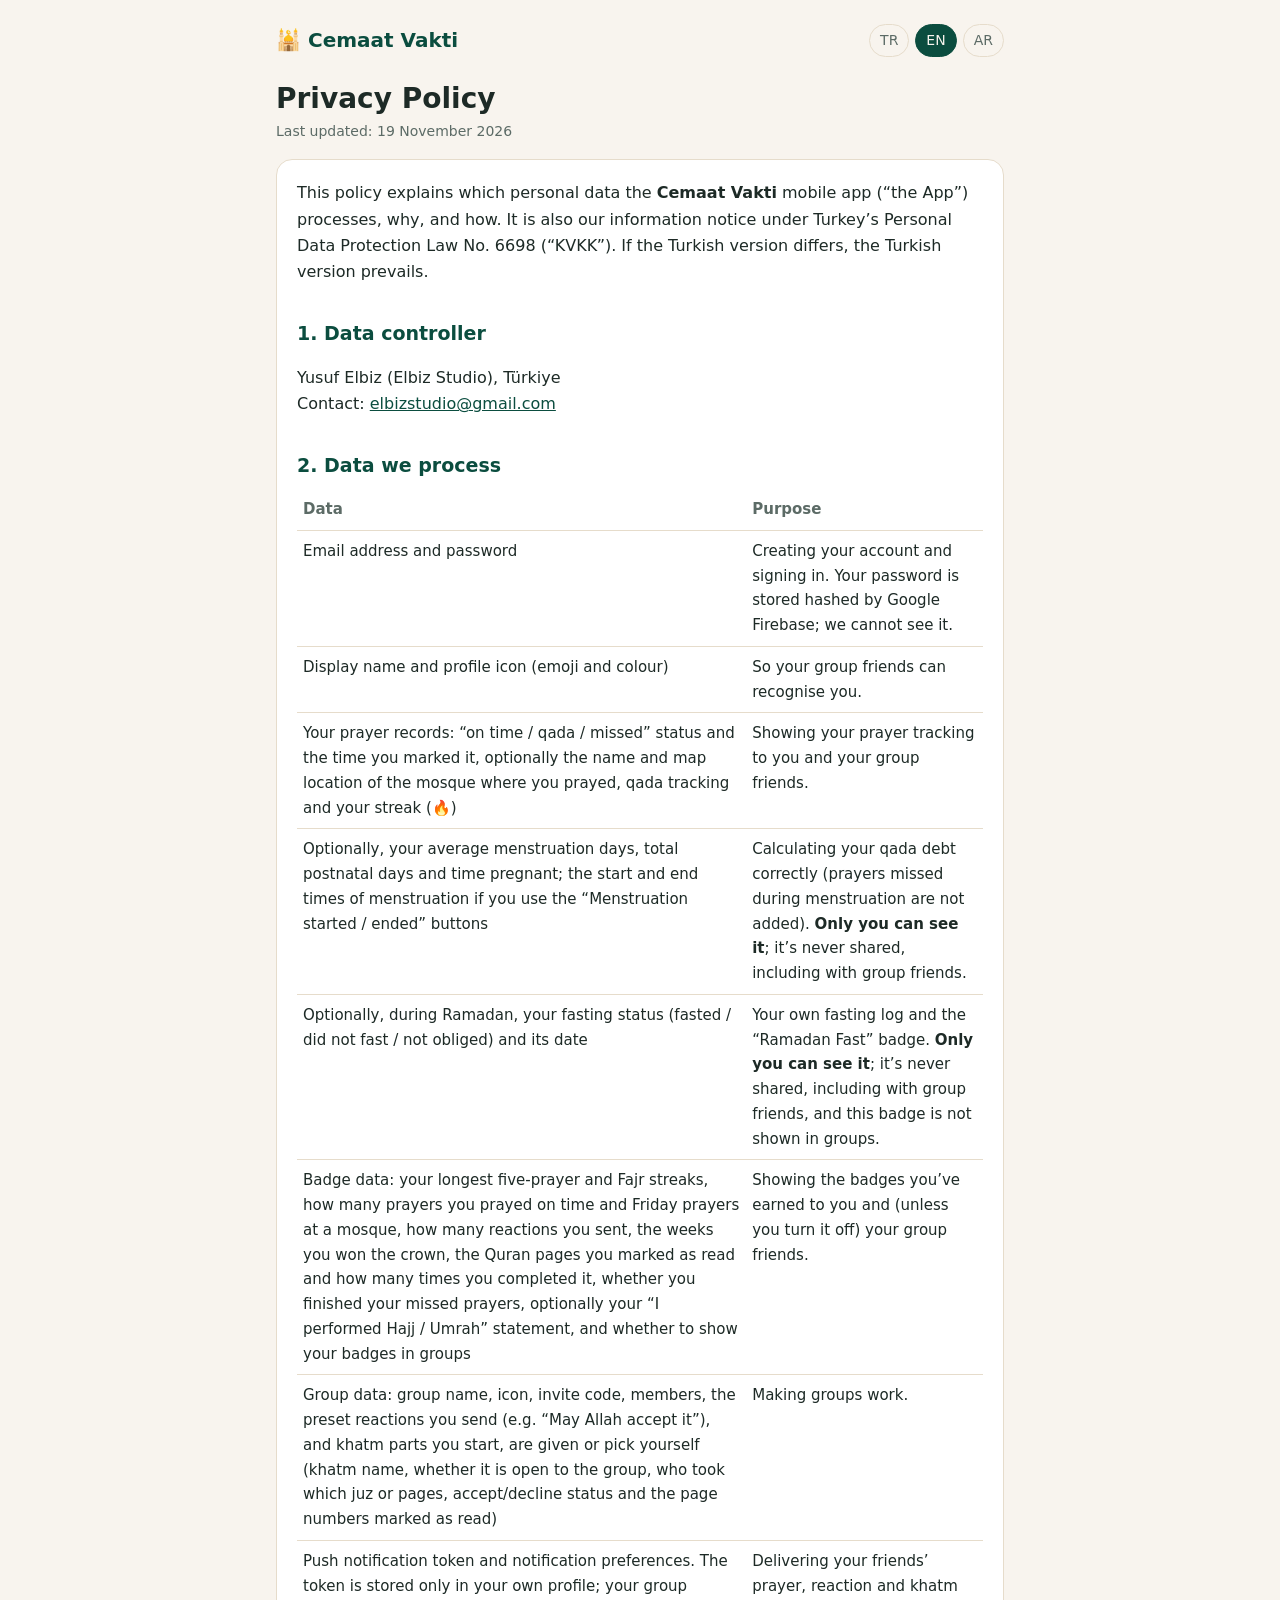
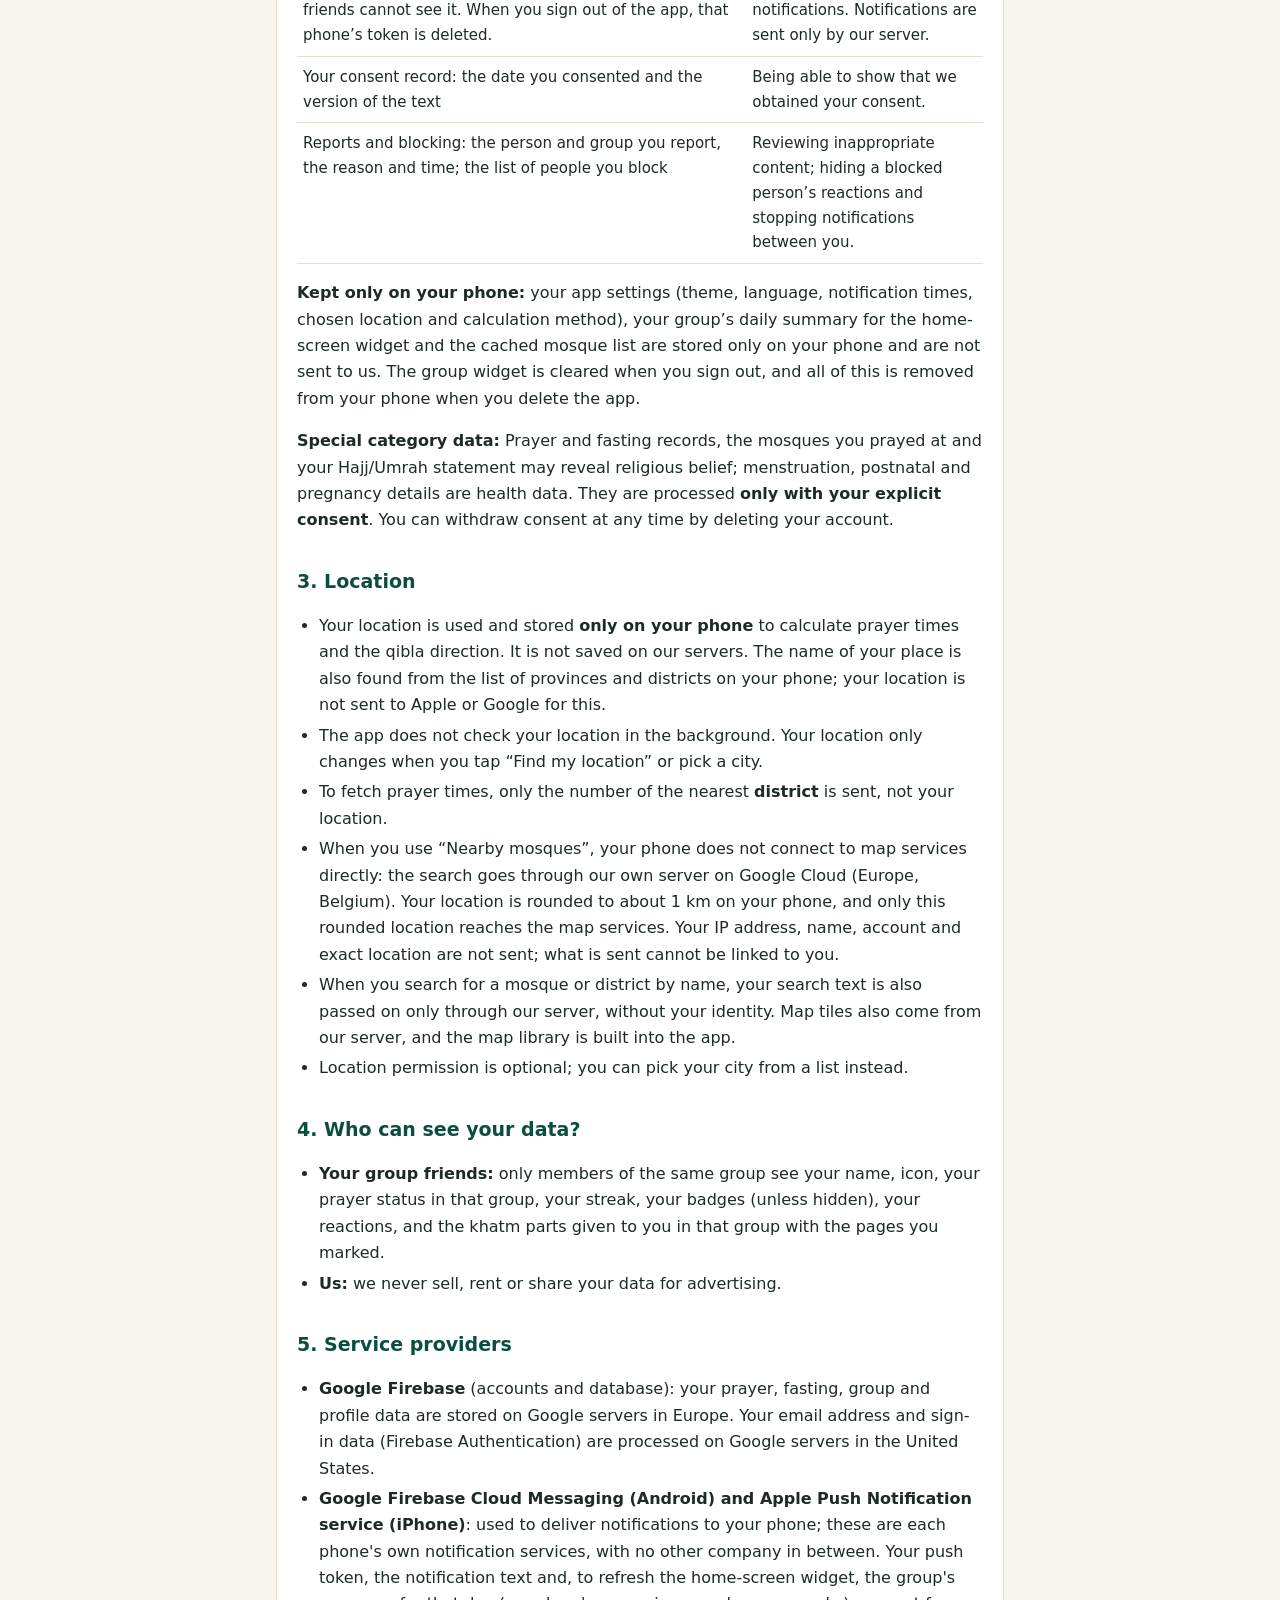
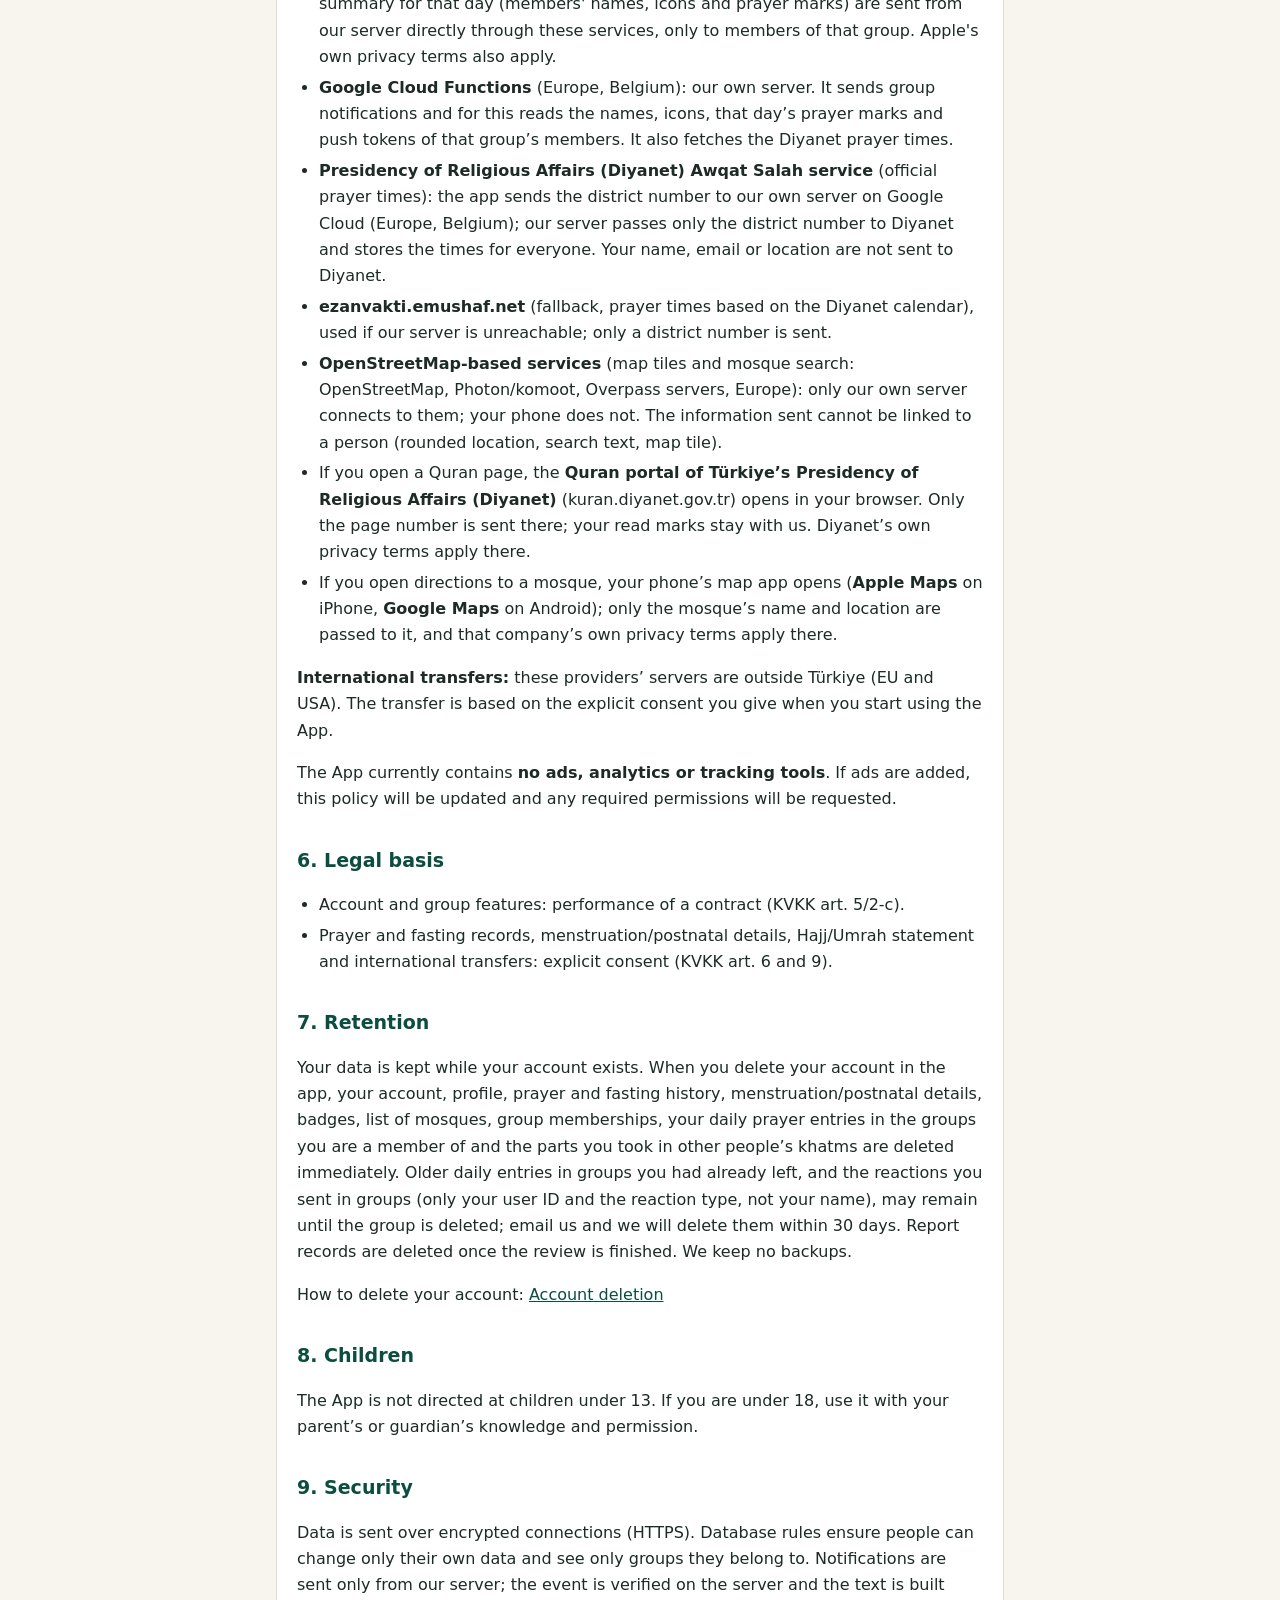
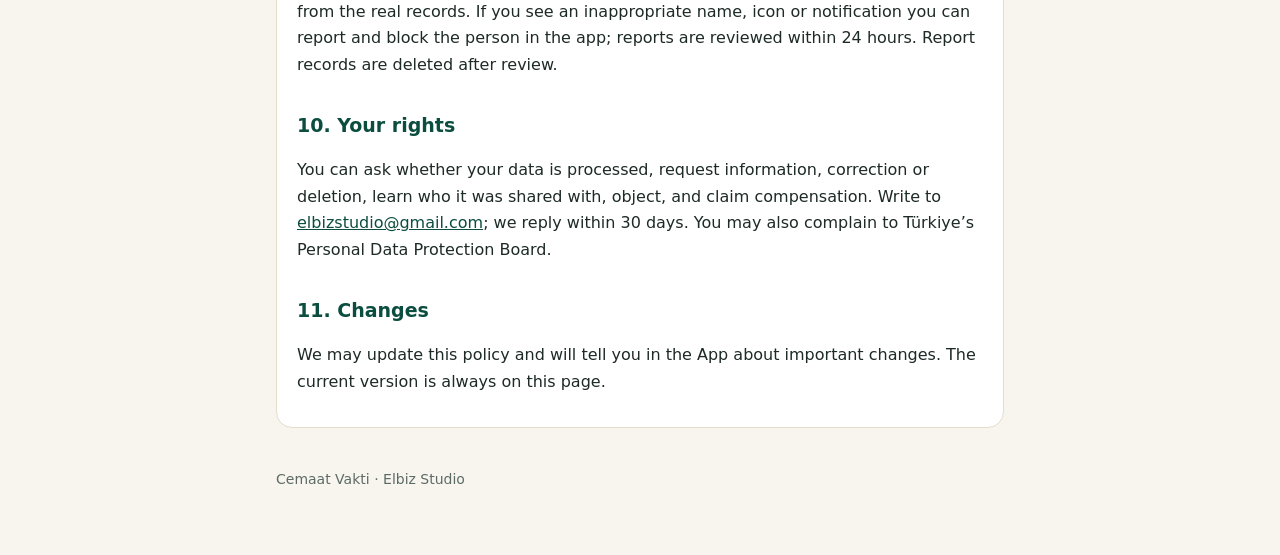
<file: privacy.html>
<!doctype html>
<html lang="en">
<head>
<meta charset="utf-8">
<meta name="viewport" content="width=device-width, initial-scale=1">
<title>Cemaat Vakti Privacy Policy</title>
<meta name="description" content="Privacy policy of the Cemaat Vakti app.">
<link rel="stylesheet" href="style.css">
</head>
<body>
<main>
<header>
  <a class="brand" href="./">🕌 Cemaat Vakti</a>
  <nav class="lang"><a href="gizlilik.html">TR</a><a href="privacy.html" aria-current="page">EN</a><a href="privacy-ar.html">AR</a></nav>
</header>

<h1>Privacy Policy</h1>
<p class="updated">Last updated: 19 November 2026</p>

<div class="card">
<p>This policy explains which personal data the <strong>Cemaat Vakti</strong> mobile app (“the App”) processes, why, and how. It is also our information notice under Turkey’s Personal Data Protection Law No. 6698 (“KVKK”). If the Turkish version differs, the Turkish version prevails.</p>

<h2>1. Data controller</h2>
<p>Yusuf Elbiz (Elbiz Studio), Türkiye<br>
Contact: <a href="mailto:elbizstudio@gmail.com">elbizstudio@gmail.com</a></p>

<h2>2. Data we process</h2>
<div class="tablewrap"><table>
<tr><th>Data</th><th>Purpose</th></tr>
<tr><td>Email address and password</td><td>Creating your account and signing in. Your password is stored hashed by Google Firebase; we cannot see it.</td></tr>
<tr><td>Display name and profile icon (emoji and colour)</td><td>So your group friends can recognise you.</td></tr>
<tr><td>Your prayer records: “on time / qada / missed” status and the time you marked it, optionally the name and map location of the mosque where you prayed, qada tracking and your streak (🔥)</td><td>Showing your prayer tracking to you and your group friends.</td></tr>
<tr><td>Optionally, your average menstruation days, total postnatal days and time pregnant; the start and end times of menstruation if you use the “Menstruation started / ended” buttons</td><td>Calculating your qada debt correctly (prayers missed during menstruation are not added). <strong>Only you can see it</strong>; it’s never shared, including with group friends.</td></tr>
<tr><td>Optionally, during Ramadan, your fasting status (fasted / did not fast / not obliged) and its date</td><td>Your own fasting log and the “Ramadan Fast” badge. <strong>Only you can see it</strong>; it’s never shared, including with group friends, and this badge is not shown in groups.</td></tr>
<tr><td>Badge data: your longest five-prayer and Fajr streaks, how many prayers you prayed on time and Friday prayers at a mosque, how many reactions you sent, the weeks you won the crown, the Quran pages you marked as read and how many times you completed it, whether you finished your missed prayers, optionally your “I performed Hajj / Umrah” statement, and whether to show your badges in groups</td><td>Showing the badges you’ve earned to you and (unless you turn it off) your group friends.</td></tr>
<tr><td>Group data: group name, icon, invite code, members, the preset reactions you send (e.g. “May Allah accept it”), and khatm parts you start, are given or pick yourself (khatm name, whether it is open to the group, who took which juz or pages, accept/decline status and the page numbers marked as read)</td><td>Making groups work.</td></tr>
<tr><td>Push notification token and notification preferences. The token is stored only in your own profile; your group friends cannot see it. When you sign out of the app, that phone’s token is deleted.</td><td>Delivering your friends’ prayer, reaction and khatm notifications. Notifications are sent only by our server.</td></tr>
<tr><td>Your consent record: the date you consented and the version of the text</td><td>Being able to show that we obtained your consent.</td></tr>
<tr><td>Reports and blocking: the person and group you report, the reason and time; the list of people you block</td><td>Reviewing inappropriate content; hiding a blocked person’s reactions and stopping notifications between you.</td></tr>
</table></div>
<p><strong>Kept only on your phone:</strong> your app settings (theme, language, notification times, chosen location and calculation method), your group’s daily summary for the home-screen widget and the cached mosque list are stored only on your phone and are not sent to us. The group widget is cleared when you sign out, and all of this is removed from your phone when you delete the app.</p>
<p><strong>Special category data:</strong> Prayer and fasting records, the mosques you prayed at and your Hajj/Umrah statement may reveal religious belief; menstruation, postnatal and pregnancy details are health data. They are processed <strong>only with your explicit consent</strong>. You can withdraw consent at any time by deleting your account.</p>

<h2>3. Location</h2>
<ul>
<li>Your location is used and stored <strong>only on your phone</strong> to calculate prayer times and the qibla direction. It is not saved on our servers. The name of your place is also found from the list of provinces and districts on your phone; your location is not sent to Apple or Google for this.</li>
<li>The app does not check your location in the background. Your location only changes when you tap “Find my location” or pick a city.</li>
<li>To fetch prayer times, only the number of the nearest <strong>district</strong> is sent, not your location.</li>
<li>When you use “Nearby mosques”, your phone does not connect to map services directly: the search goes through our own server on Google Cloud (Europe, Belgium). Your location is rounded to about 1 km on your phone, and only this rounded location reaches the map services. Your IP address, name, account and exact location are not sent; what is sent cannot be linked to you.</li>
<li>When you search for a mosque or district by name, your search text is also passed on only through our server, without your identity. Map tiles also come from our server, and the map library is built into the app.</li>
<li>Location permission is optional; you can pick your city from a list instead.</li>
</ul>

<h2>4. Who can see your data?</h2>
<ul>
<li><strong>Your group friends:</strong> only members of the same group see your name, icon, your prayer status in that group, your streak, your badges (unless hidden), your reactions, and the khatm parts given to you in that group with the pages you marked.</li>
<li><strong>Us:</strong> we never sell, rent or share your data for advertising.</li>
</ul>

<h2>5. Service providers</h2>
<ul>
<li><strong>Google Firebase</strong> (accounts and database): your prayer, fasting, group and profile data are stored on Google servers in Europe. Your email address and sign-in data (Firebase Authentication) are processed on Google servers in the United States.</li>
<li><strong>Google Firebase Cloud Messaging (Android) and Apple Push Notification service (iPhone)</strong>: used to deliver notifications to your phone; these are each phone's own notification services, with no other company in between. Your push token, the notification text and, to refresh the home-screen widget, the group's summary for that day (members' names, icons and prayer marks) are sent from our server directly through these services, only to members of that group. Apple's own privacy terms also apply.</li>
<li><strong>Google Cloud Functions</strong> (Europe, Belgium): our own server. It sends group notifications and for this reads the names, icons, that day’s prayer marks and push tokens of that group’s members. It also fetches the Diyanet prayer times.</li>
<li><strong>Presidency of Religious Affairs (Diyanet) Awqat Salah service</strong> (official prayer times): the app sends the district number to our own server on Google Cloud (Europe, Belgium); our server passes only the district number to Diyanet and stores the times for everyone. Your name, email or location are not sent to Diyanet.</li>
<li><strong>ezanvakti.emushaf.net</strong> (fallback, prayer times based on the Diyanet calendar), used if our server is unreachable; only a district number is sent.</li>
<li><strong>OpenStreetMap-based services</strong> (map tiles and mosque search: OpenStreetMap, Photon/komoot, Overpass servers, Europe): only our own server connects to them; your phone does not. The information sent cannot be linked to a person (rounded location, search text, map tile).</li>
<li>If you open a Quran page, the <strong>Quran portal of Türkiye’s Presidency of Religious Affairs (Diyanet)</strong> (kuran.diyanet.gov.tr) opens in your browser. Only the page number is sent there; your read marks stay with us. Diyanet’s own privacy terms apply there.</li>
<li>If you open directions to a mosque, your phone’s map app opens (<strong>Apple Maps</strong> on iPhone, <strong>Google Maps</strong> on Android); only the mosque’s name and location are passed to it, and that company’s own privacy terms apply there.</li>
</ul>
<p><strong>International transfers:</strong> these providers’ servers are outside Türkiye (EU and USA). The transfer is based on the explicit consent you give when you start using the App.</p>
<p>The App currently contains <strong>no ads, analytics or tracking tools</strong>. If ads are added, this policy will be updated and any required permissions will be requested.</p>

<h2>6. Legal basis</h2>
<ul>
<li>Account and group features: performance of a contract (KVKK art. 5/2-c).</li>
<li>Prayer and fasting records, menstruation/postnatal details, Hajj/Umrah statement and international transfers: explicit consent (KVKK art. 6 and 9).</li>
</ul>

<h2>7. Retention</h2>
<p>Your data is kept while your account exists. When you delete your account in the app, your account, profile, prayer and fasting history, menstruation/postnatal details, badges, list of mosques, group memberships, your daily prayer entries in the groups you are a member of and the parts you took in other people’s khatms are deleted immediately. Older daily entries in groups you had already left, and the reactions you sent in groups (only your user ID and the reaction type, not your name), may remain until the group is deleted; email us and we will delete them within 30 days. Report records are deleted once the review is finished. We keep no backups.</p>
<p>How to delete your account: <a href="delete-account.html">Account deletion</a></p>

<h2>8. Children</h2>
<p>The App is not directed at children under 13. If you are under 18, use it with your parent’s or guardian’s knowledge and permission.</p>

<h2>9. Security</h2>
<p>Data is sent over encrypted connections (HTTPS). Database rules ensure people can change only their own data and see only groups they belong to. Notifications are sent only from our server; the event is verified on the server and the text is built from the real records. If you see an inappropriate name, icon or notification you can report and block the person in the app; reports are reviewed within 24 hours. Report records are deleted after review.</p>

<h2>10. Your rights</h2>
<p>You can ask whether your data is processed, request information, correction or deletion, learn who it was shared with, object, and claim compensation. Write to <a href="mailto:elbizstudio@gmail.com">elbizstudio@gmail.com</a>; we reply within 30 days. You may also complain to Türkiye’s Personal Data Protection Board.</p>

<h2>11. Changes</h2>
<p>We may update this policy and will tell you in the App about important changes. The current version is always on this page.</p>
</div>

<footer>Cemaat Vakti · Elbiz Studio</footer>
</main>
</body>
</html>
</file>
<file: style.css>
:root {
  --bg: #f8f4ee;
  --card: #ffffff;
  --ink: #1d2a26;
  --muted: #5c6b66;
  --green: #0b4d3f;
  --gold: #b8892f;
  --line: #e6dccb;
}
@media (prefers-color-scheme: dark) {
  :root {
    --bg: #071f1a;
    --card: #0d2b24;
    --ink: #eef3f1;
    --muted: #a9bbb5;
    --green: #7fd1b5;
    --gold: #e0b866;
    --line: #1f4a3f;
  }
}
* { box-sizing: border-box; }
body {
  margin: 0;
  background: var(--bg);
  color: var(--ink);
  font: 16px/1.65 system-ui, -apple-system, "Segoe UI", Roboto, "Noto Sans", "Noto Sans Arabic", sans-serif;
}
main { max-width: 760px; margin: 0 auto; padding: 24px 16px 64px; }
header { display: flex; align-items: center; justify-content: space-between; gap: 12px; flex-wrap: wrap; margin-bottom: 8px; }
.brand { font-weight: 800; font-size: 20px; color: var(--green); text-decoration: none; }
nav.lang { display: flex; gap: 6px; }
nav.lang a { padding: 4px 10px; border: 1px solid var(--line); border-radius: 999px; color: var(--muted); text-decoration: none; font-size: 14px; }
nav.lang a[aria-current="page"] { background: var(--green); border-color: var(--green); color: var(--bg); }
h1 { font-size: 28px; line-height: 1.25; margin: 24px 0 4px; }
h2 { font-size: 19px; margin: 32px 0 8px; color: var(--green); }
.updated { color: var(--muted); font-size: 14px; margin: 0 0 16px; }
.card { background: var(--card); border: 1px solid var(--line); border-radius: 16px; padding: 4px 20px 16px; }
ul { padding-inline-start: 22px; }
li { margin: 4px 0; }
a { color: var(--green); }
table { width: 100%; border-collapse: collapse; font-size: 15px; }
th, td { text-align: start; vertical-align: top; padding: 8px 6px; border-bottom: 1px solid var(--line); }
th { color: var(--muted); font-weight: 600; }
.tablewrap { overflow-x: auto; }
.links { display: grid; gap: 12px; margin-top: 24px; }
.links a { display: block; background: var(--card); border: 1px solid var(--line); border-radius: 14px; padding: 16px 18px; text-decoration: none; color: var(--ink); font-weight: 600; }
.links a span { display: block; color: var(--muted); font-weight: 400; font-size: 14px; }
footer { margin-top: 40px; color: var(--muted); font-size: 14px; }
[dir="rtl"] body, body[dir="rtl"] { text-align: right; }
</file>
